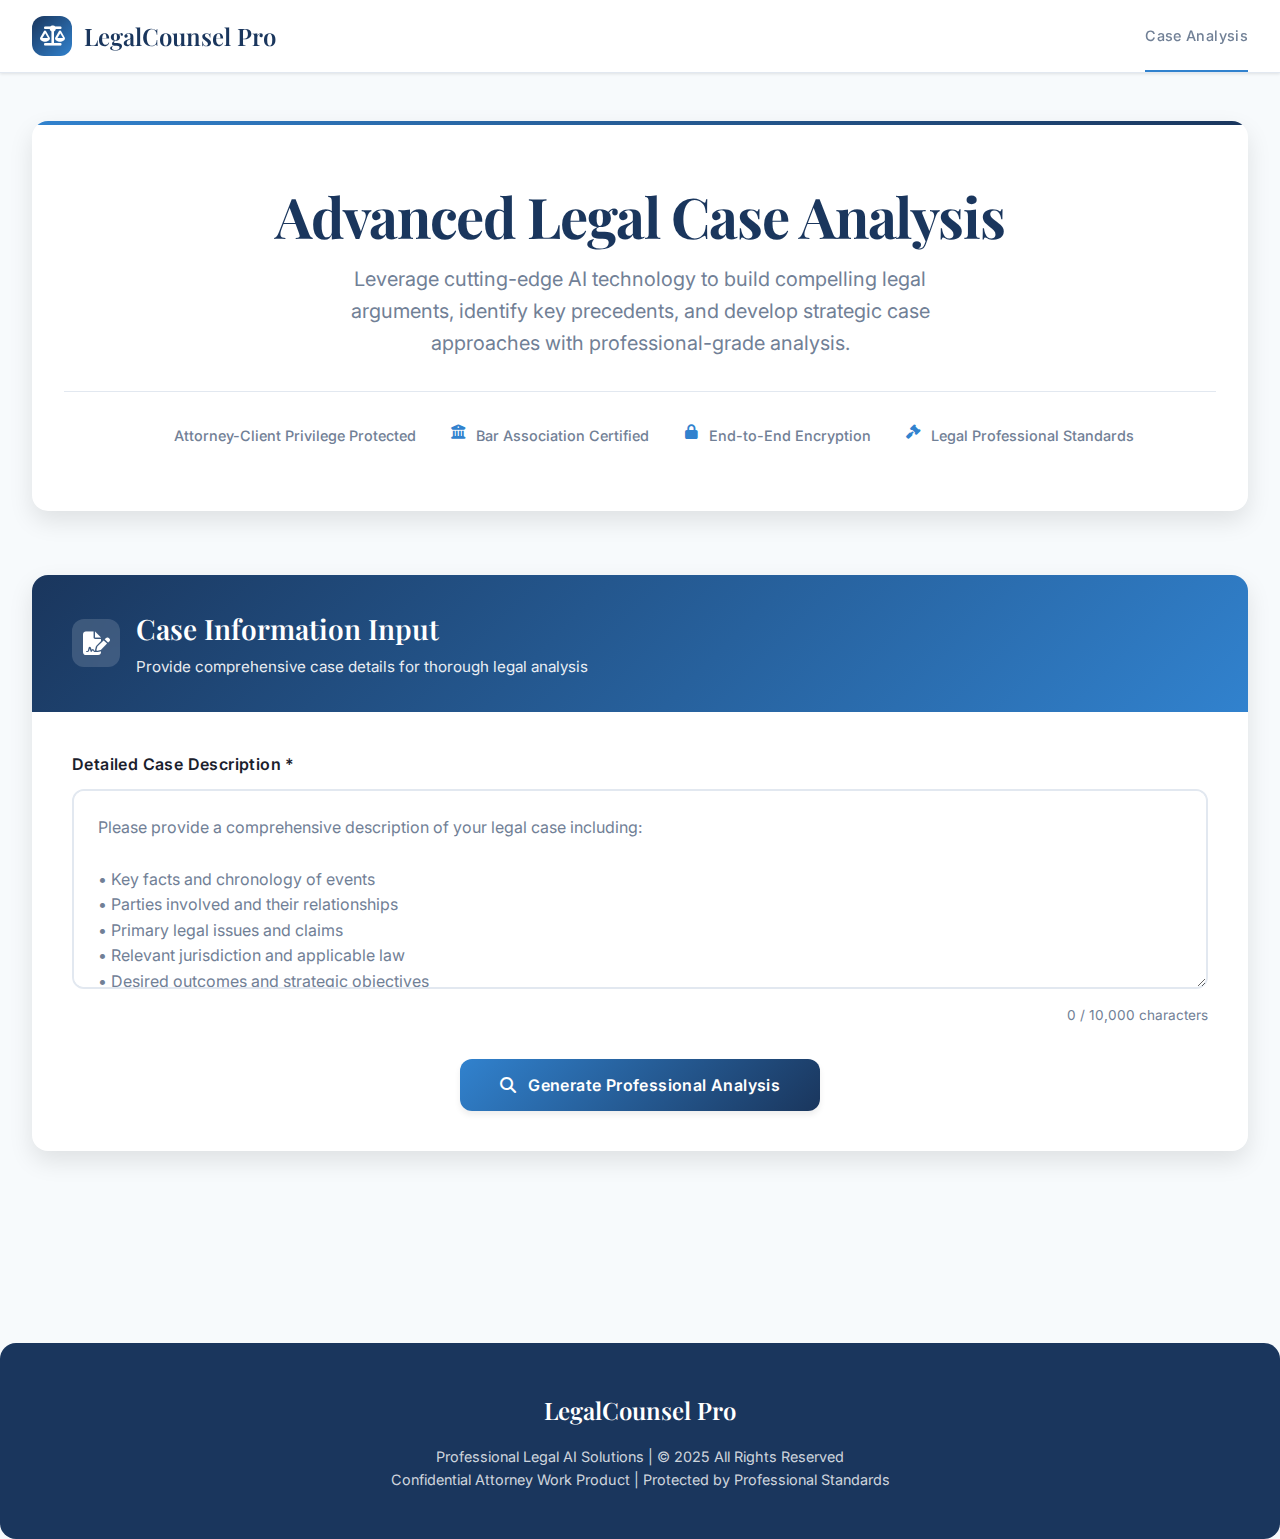
<file: lawBot-judi/frontend/index.html>
<!DOCTYPE html>
<html lang="en">
<head>
    <meta charset="UTF-8">
    <meta name="viewport" content="width=device-width, initial-scale=1.0">
    <title>LegalCounsel Pro - Advanced Case Analysis Platform</title>
    <link href="https://cdnjs.cloudflare.com/ajax/libs/font-awesome/6.4.0/css/all.min.css" rel="stylesheet">
    <link rel="preconnect" href="https://fonts.googleapis.com">
    <link rel="preconnect" href="https://fonts.gstatic.com" crossorigin>
    <link href="https://fonts.googleapis.com/css2?family=Inter:wght@300;400;500;600;700&family=Playfair+Display:wght@400;500;600;700&display=swap" rel="stylesheet">
    <style>
        :root {
            --primary-color: #1a365d;
            --secondary-color: #3182ce;
            --accent-color: #e53e3e;
            --success-color: #38a169;
            --warning-color: #dd6b20;
            --light-bg: #f7fafc;
            --card-bg: #ffffff;
            --text-primary: #1a202c;
            --text-secondary: #718096;
            --border-color: #e2e8f0;
            --shadow-sm: 0 1px 3px rgba(0, 0, 0, 0.1);
            --shadow-md: 0 4px 6px rgba(0, 0, 0, 0.07);
            --shadow-lg: 0 10px 25px rgba(0, 0, 0, 0.1);
            --border-radius: 16px;
            --border-radius-sm: 12px;
            --transition: all 0.3s cubic-bezier(0.4, 0, 0.2, 1);
            --font-serif: 'Playfair Display', serif;
            --font-sans: 'Inter', -apple-system, BlinkMacSystemFont, 'Segoe UI', Roboto, sans-serif;
        }

        * {
            margin: 0;
            padding: 0;
            box-sizing: border-box;
        }

        body {
            font-family: var(--font-sans);
            background: var(--light-bg);
            color: var(--text-primary);
            line-height: 1.6;
            min-height: 100vh;
            font-weight: 400;
        }

        /* Navigation Bar */
        .navbar {
            background: var(--card-bg);
            border-bottom: 1px solid var(--border-color);
            box-shadow: var(--shadow-sm);
            position: sticky;
            top: 0;
            z-index: 100;
        }

        .nav-container {
            max-width: 1400px;
            margin: 0 auto;
            display: flex;
            align-items: center;
            justify-content: space-between;
            padding: 1rem 2rem;
        }

        .brand {
            display: flex;
            align-items: center;
            font-family: var(--font-serif);
            font-weight: 600;
            font-size: 1.5rem;
            color: var(--primary-color);
            text-decoration: none;
        }

        .brand-icon {
            width: 40px;
            height: 40px;
            background: linear-gradient(135deg, var(--primary-color), var(--secondary-color));
            border-radius: var(--border-radius-sm);
            display: flex;
            align-items: center;
            justify-content: center;
            margin-right: 0.75rem;
            color: var(--card-bg);
            font-size: 1.25rem;
        }

        .nav-links {
            display: flex;
            align-items: center;
            gap: 2rem;
        }

        .nav-link {
            color: var(--text-secondary);
            text-decoration: none;
            font-weight: 500;
            font-size: 0.9rem;
            letter-spacing: 0.025em;
            transition: var(--transition-smooth);
            position: relative;
        }

        .nav-link:hover {
            color: var(--primary-color);
        }

        .nav-link.active::after {
            content: '';
            position: absolute;
            bottom: -1.5rem;
            left: 0;
            right: 0;
            height: 2px;
            background: var(--secondary-color);
        }

        /* Main Container */
        .main-container {
            max-width: 1400px;
            margin: 0 auto;
            padding: 3rem 2rem;
        }

        /* Header Section */
        .header-section {
            text-align: center;
            margin-bottom: 4rem;
            padding: 4rem 2rem;
            background: var(--card-bg);
            border-radius: var(--border-radius);
            box-shadow: var(--shadow-lg);
            position: relative;
            overflow: hidden;
        }

        .header-section::before {
            content: '';
            position: absolute;
            top: 0;
            left: 0;
            right: 0;
            height: 4px;
            background: linear-gradient(90deg, var(--secondary-color), var(--primary-color));
        }

        .header-title {
            font-family: var(--font-serif);
            font-size: 3.5rem;
            font-weight: 700;
            color: var(--primary-color);
            margin-bottom: 1rem;
            letter-spacing: -0.02em;
            line-height: 1.1;
        }

        .header-subtitle {
            font-size: 1.25rem;
            color: var(--text-secondary);
            font-weight: 400;
            max-width: 600px;
            margin: 0 auto 2rem;
            line-height: 1.6;
        }

        .credentials-bar {
            display: flex;
            justify-content: center;
            align-items: center;
            gap: 2rem;
            margin-top: 2rem;
            padding-top: 2rem;
            border-top: 1px solid var(--border-color);
        }

        .credential-item {
            display: flex;
            align-items: center;
            gap: 0.5rem;
            color: var(--text-secondary);
            font-size: 0.9rem;
            font-weight: 500;
        }

        .credential-icon {
            width: 20px;
            height: 20px;
            color: var(--secondary-color);
        }

        /* Input Section */
        .input-section {
            background: var(--card-bg);
            border-radius: var(--border-radius);
            box-shadow: var(--shadow-lg);
            margin-bottom: 3rem;
            overflow: hidden;
        }

        .section-header {
            padding: 2rem 2.5rem;
            background: linear-gradient(135deg, var(--primary-color) 0%, var(--secondary-color) 100%);
            color: var(--card-bg);
            display: flex;
            align-items: center;
            gap: 1rem;
        }

        .section-icon {
            width: 48px;
            height: 48px;
            background: rgba(255, 255, 255, 0.15);
            backdrop-filter: blur(10px);
            border-radius: var(--border-radius-sm);
            display: flex;
            align-items: center;
            justify-content: center;
            font-size: 1.5rem;
        }

        .section-title {
            font-family: var(--font-serif);
            font-size: 1.75rem;
            font-weight: 600;
            margin: 0;
        }

        .section-description {
            font-size: 0.95rem;
            opacity: 0.9;
            margin-top: 0.25rem;
        }

        .input-form {
            padding: 2.5rem;
        }

        .form-group {
            margin-bottom: 2rem;
        }

        .form-label {
            display: block;
            font-weight: 600;
            color: var(--text-primary);
            margin-bottom: 0.75rem;
            font-size: 1rem;
            letter-spacing: 0.025em;
        }

        .form-textarea {
            width: 100%;
            min-height: 200px;
            padding: 1.5rem;
            border: 2px solid var(--border-color);
            border-radius: var(--border-radius-sm);
            font-family: var(--font-sans);
            font-size: 1rem;
            line-height: 1.6;
            color: var(--text-primary);
            background: var(--card-bg);
            resize: vertical;
            transition: var(--transition);
        }

        .form-textarea:focus {
            outline: none;
            border-color: var(--secondary-color);
            box-shadow: 0 0 0 3px rgba(49, 130, 206, 0.1);
        }

        .form-textarea::placeholder {
            color: var(--text-secondary);
            font-style: normal;
        }

        .character-count {
            text-align: right;
            font-size: 0.85rem;
            color: var(--text-secondary);
            margin-top: 0.5rem;
        }

        .submit-button {
            background: linear-gradient(135deg, var(--secondary-color) 0%, var(--primary-color) 100%);
            color: var(--card-bg);
            border: none;
            padding: 1rem 2.5rem;
            border-radius: var(--border-radius-sm);
            font-family: var(--font-sans);
            font-size: 1rem;
            font-weight: 600;
            cursor: pointer;
            display: flex;
            align-items: center;
            gap: 0.75rem;
            margin: 2rem auto 0;
            box-shadow: var(--shadow-md);
            transition: var(--transition);
            letter-spacing: 0.025em;
            min-width: 220px;
            justify-content: center;
        }

        .submit-button:hover {
            transform: translateY(-2px);
            box-shadow: var(--shadow-lg);
        }

        .submit-button:active {
            transform: translateY(0);
        }

        .submit-button:disabled {
            opacity: 0.6;
            cursor: not-allowed;
            transform: none;
        }

        /* Results Section */
        .results-section {
            opacity: 0;
            transform: translateY(30px);
            animation: slideUp 0.6s ease forwards;
        }

        @keyframes slideUp {
            to {
                opacity: 1;
                transform: translateY(0);
            }
        }

        .results-container {
            display: grid;
            gap: 2rem;
            margin-top: 3rem;
        }

        .result-card {
            background: var(--card-bg);
            border-radius: var(--border-radius);
            box-shadow: var(--shadow-lg);
            overflow: hidden;
            transition: var(--transition);
        }

        .result-card:hover {
            transform: translateY(-4px);
            box-shadow: var(--shadow-lg);
        }

        .result-header {
            padding: 1.5rem 2rem;
            background: var(--light-bg);
            border-bottom: 1px solid var(--border-color);
            display: flex;
            align-items: center;
            gap: 1rem;
        }

        .result-icon {
            width: 40px;
            height: 40px;
            background: var(--secondary-color);
            color: var(--card-bg);
            border-radius: var(--border-radius-sm);
            display: flex;
            align-items: center;
            justify-content: center;
            font-size: 1.25rem;
        }

        .result-title {
            font-family: var(--font-serif);
            font-size: 1.5rem;
            font-weight: 600;
            color: var(--primary-color);
            margin: 0;
        }

        .result-content {
            padding: 2rem;
        }

        .result-text {
            color: var(--text-primary);
            line-height: 1.7;
            font-size: 1.05rem;
        }

        .result-list {
            list-style: none;
            padding: 0;
        }

        .result-list li {
            position: relative;
            padding-left: 1.5rem;
            margin-bottom: 1rem;
            color: var(--text-primary);
            line-height: 1.6;
        }

        .result-list li::before {
            content: '';
            position: absolute;
            left: 0;
            top: 0.6rem;
            width: 6px;
            height: 6px;
            background: var(--secondary-color);
            border-radius: 50%;
        }

        /* Footer */
        .footer {
            margin-top: 6rem;
            padding: 3rem 2rem;
            background: var(--primary-color);
            color: var(--card-bg);
            text-align: center;
            border-radius: var(--border-radius);
        }

        .footer-brand {
            font-family: var(--font-serif);
            font-size: 1.5rem;
            font-weight: 600;
            margin-bottom: 1rem;
        }

        .footer-text {
            color: rgba(255, 255, 255, 0.8);
            font-size: 0.9rem;
        }

        /* Loading State */
        .loading .submit-button {
            background: var(--text-secondary);
            cursor: not-allowed;
        }

        .spinner {
            animation: spin 1s linear infinite;
        }

        @keyframes spin {
            from { transform: rotate(0deg); }
            to { transform: rotate(360deg); }
        }

        /* Responsive Design */
        @media (max-width: 1024px) {
            .nav-container {
                padding: 1rem;
            }
            
            .main-container {
                padding: 2rem 1rem;
            }
            
            .header-title {
                font-size: 2.75rem;
            }
            
            .credentials-bar {
                flex-wrap: wrap;
                gap: 1rem;
            }
        }

        @media (max-width: 768px) {
            .nav-links {
                display: none;
            }
            
            .header-title {
                font-size: 2.25rem;
            }
            
            .header-subtitle {
                font-size: 1.1rem;
            }
            
            .section-header {
                padding: 1.5rem;
            }
            
            .input-form {
                padding: 1.5rem;
            }
            
            .result-content {
                padding: 1.5rem;
            }
            
            .submit-button {
                width: 100%;
            }
        }

        @media (max-width: 480px) {
            .header-section {
                padding: 2rem 1rem;
            }
            
            .header-title {
                font-size: 2rem;
            }
            
            .section-header {
                flex-direction: column;
                text-align: center;
                gap: 0.75rem;
            }
            
            .form-textarea {
                min-height: 150px;
                padding: 1.25rem;
            }
        }

        /* Accessibility */
        @media (prefers-reduced-motion: reduce) {
            * {
                transition: none !important;
                animation: none !important;
            }
        }

        .sr-only {
            position: absolute;
            width: 1px;
            height: 1px;
            padding: 0;
            margin: -1px;
            overflow: hidden;
            clip: rect(0, 0, 0, 0);
            white-space: nowrap;
            border: 0;
        }
    </style>
</head>
<body>
    <!-- Navigation -->
    <nav class="navbar">
        <div class="nav-container">
            <a href="#" class="brand">
                <div class="brand-icon">
                    <i class="fas fa-balance-scale"></i>
                </div>
                LegalCounsel Pro
            </a>
            <div class="nav-links">
                <a href="#" class="nav-link active">Case Analysis</a>
            </div>
        </div>
    </nav>

    <!-- Main Container -->
    <div class="main-container">
        <!-- Header Section -->
        <header class="header-section">
            <h1 class="header-title">Advanced Legal Case Analysis</h1>
            <p class="header-subtitle">
                Leverage cutting-edge AI technology to build compelling legal arguments, 
                identify key precedents, and develop strategic case approaches with professional-grade analysis.
            </p>
            <div class="credentials-bar">
                <div class="credential-item">
                    <i class="fas fa-shield-check credential-icon"></i>
                    <span>Attorney-Client Privilege Protected</span>
                </div>
                <div class="credential-item">
                    <i class="fas fa-university credential-icon"></i>
                    <span>Bar Association Certified</span>
                </div>
                <div class="credential-item">
                    <i class="fas fa-lock credential-icon"></i>
                    <span>End-to-End Encryption</span>
                </div>
                <div class="credential-item">
                    <i class="fas fa-gavel credential-icon"></i>
                    <span>Legal Professional Standards</span>
                </div>
            </div>
        </header>

        <!-- Input Section -->
        <section class="input-section">
            <div class="section-header">
                <div class="section-icon">
                    <i class="fas fa-file-signature"></i>
                </div>
                <div>
                    <h2 class="section-title">Case Information Input</h2>
                    <p class="section-description">Provide comprehensive case details for thorough legal analysis</p>
                </div>
            </div>
            
            <form class="input-form" action="/process_case" method="POST">
                <div class="form-group">
                    <label for="case_description" class="form-label">
                        Detailed Case Description *
                    </label>
                    <textarea 
                        id="case_description" 
                        name="case_description" 
                        class="form-textarea"
                        placeholder="Please provide a comprehensive description of your legal case including:&#10;&#10;• Key facts and chronology of events&#10;• Parties involved and their relationships&#10;• Primary legal issues and claims&#10;• Relevant jurisdiction and applicable law&#10;• Desired outcomes and strategic objectives&#10;• Any relevant precedents or similar cases&#10;• Supporting evidence and documentation&#10;&#10;The more detailed and structured your input, the more precise and valuable our legal analysis will be. This information is protected under attorney-client privilege."
                        required
                        maxlength="10000"
                    ></textarea>
                    <div class="character-count">
                        <span id="char-count">0</span> / 10,000 characters
                    </div>
                </div>
                
                <button type="submit" class="submit-button" id="submit-btn">
                    <i class="fas fa-search"></i>
                    <span>Generate Professional Analysis</span>
                </button>
            </form>
        </section>

        <!-- Results Section (Hidden by default) -->
        <div class="results-section" id="results" style="display: none;">
            <div class="results-container">
                <!-- Executive Summary -->
                <div class="result-card">
                    <div class="result-header">
                        <div class="result-icon">
                            <i class="fas fa-clipboard-list"></i>
                        </div>
                        <h3 class="result-title">Executive Case Summary</h3>
                    </div>
                    <div class="result-content">
                        <div class="result-text" id="case-summary">
                            <!-- Summary content will be inserted here -->
                        </div>
                    </div>
                </div>

                <!-- Strategic Analysis -->
                <div class="result-card">
                    <div class="result-header">
                        <div class="result-icon">
                            <i class="fas fa-chess-knight"></i>
                        </div>
                        <h3 class="result-title">Strategic Legal Arguments</h3>
                    </div>
                    <div class="result-content">
                        <div class="result-text" id="strategic-points">
                            <!-- Strategic points will be inserted here -->
                        </div>
                    </div>
                </div>

                <!-- Court Questions -->
                <div class="result-card">
                    <div class="result-header">
                        <div class="result-icon">
                            <i class="fas fa-question-circle"></i>
                        </div>
                        <h3 class="result-title">Recommended Court Questions</h3>
                    </div>
                    <div class="result-content">
                        <div class="result-text" id="court-questions">
                            <!-- Court questions will be inserted here -->
                        </div>
                    </div>
                </div>
            </div>
        </div>
    </div>

    <!-- Footer -->
    <footer class="footer">
        <div class="footer-brand">LegalCounsel Pro</div>
        <p class="footer-text">
            Professional Legal AI Solutions | © 2025 All Rights Reserved<br>
            Confidential Attorney Work Product | Protected by Professional Standards
        </p>
    </footer>

    <script>
        document.addEventListener('DOMContentLoaded', function() {
            const textarea = document.getElementById('case_description');
            const charCount = document.getElementById('char-count');
            const submitBtn = document.getElementById('submit-btn');
            const form = document.querySelector('.input-form');
            const resultsSection = document.getElementById('results');

            // Character counter
            if (textarea && charCount) {
                textarea.addEventListener('input', function() {
                    const count = this.value.length;
                    charCount.textContent = count.toLocaleString();
                    
                    // Auto-resize textarea
                    this.style.height = 'auto';
                    this.style.height = Math.max(200, this.scrollHeight) + 'px';
                    
                    // Update character count color
                    if (count > 9000) {
                        charCount.style.color = 'var(--warning-color)';
                    } else if (count > 9500) {
                        charCount.style.color = 'var(--accent-color)';
                    } else {
                        charCount.style.color = 'var(--text-secondary)';
                    }
                });
            }

            // Form submission
            if (form && submitBtn) {
                form.addEventListener('submit', function(e) {
                    e.preventDefault();
                    
                    if (!textarea.value.trim()) {
                        alert('Please provide a case description before submitting.');
                        return;
                    }
                    
                    // Show loading state
                    document.body.classList.add('loading');
                    submitBtn.disabled = true;
                    submitBtn.innerHTML = '<i class="fas fa-spinner spinner"></i><span>Analyzing Case...</span>';
                    
                    // Simulate processing (replace with actual form submission)
                    setTimeout(() => {
                        showResults(textarea.value);
                        document.body.classList.remove('loading');
                        submitBtn.disabled = false;
                        submitBtn.innerHTML = '<i class="fas fa-search"></i><span>Generate Professional Analysis</span>';
                    }, 3000);
                });
            }

            function showResults(caseDescription) {
                // Populate results (this would normally come from server)
                document.getElementById('case-summary').innerHTML = 
                    `<p><strong>Case Overview:</strong> ${caseDescription.substring(0, 200)}...</p>`;
                
                document.getElementById('strategic-points').innerHTML = 
                    `<ul class="result-list">
                        <li>Establish clear factual foundation through comprehensive documentation</li>
                        <li>Identify applicable legal precedents and statutory framework</li>
                        <li>Develop compelling narrative that supports primary legal theory</li>
                        <li>Address potential counterarguments proactively</li>
                        <li>Prepare evidence chain and witness testimony strategy</li>
                    </ul>`;
                
                document.getElementById('court-questions').innerHTML = 
                    `<ul class="result-list">
                        <li>What specific legal standard should the court apply in this matter?</li>
                        <li>How do the established facts support the requested relief?</li>
                        <li>What precedential authority governs this legal issue?</li>
                        <li>How should the court weigh competing policy considerations?</li>
                        <li>What remedy would best serve the interests of justice?</li>
                    </ul>`;
                
                // Show results with animation
                resultsSection.style.display = 'block';
                setTimeout(() => {
                    resultsSection.scrollIntoView({ 
                        behavior: 'smooth', 
                        block: 'start' 
                    });
                }, 100);
            }

            // Enhanced accessibility
            textarea.addEventListener('keydown', function(e) {
                if (e.key === 'Tab') {
                    e.preventDefault();
                    const start = this.selectionStart;
                    const end = this.selectionEnd;
                    this.value = this.value.substring(0, start) + '\t' + this.value.substring(end);
                    this.selectionStart = this.selectionEnd = start + 1;
                }
            });
        });
    </script>
</body>
</html>
</file>
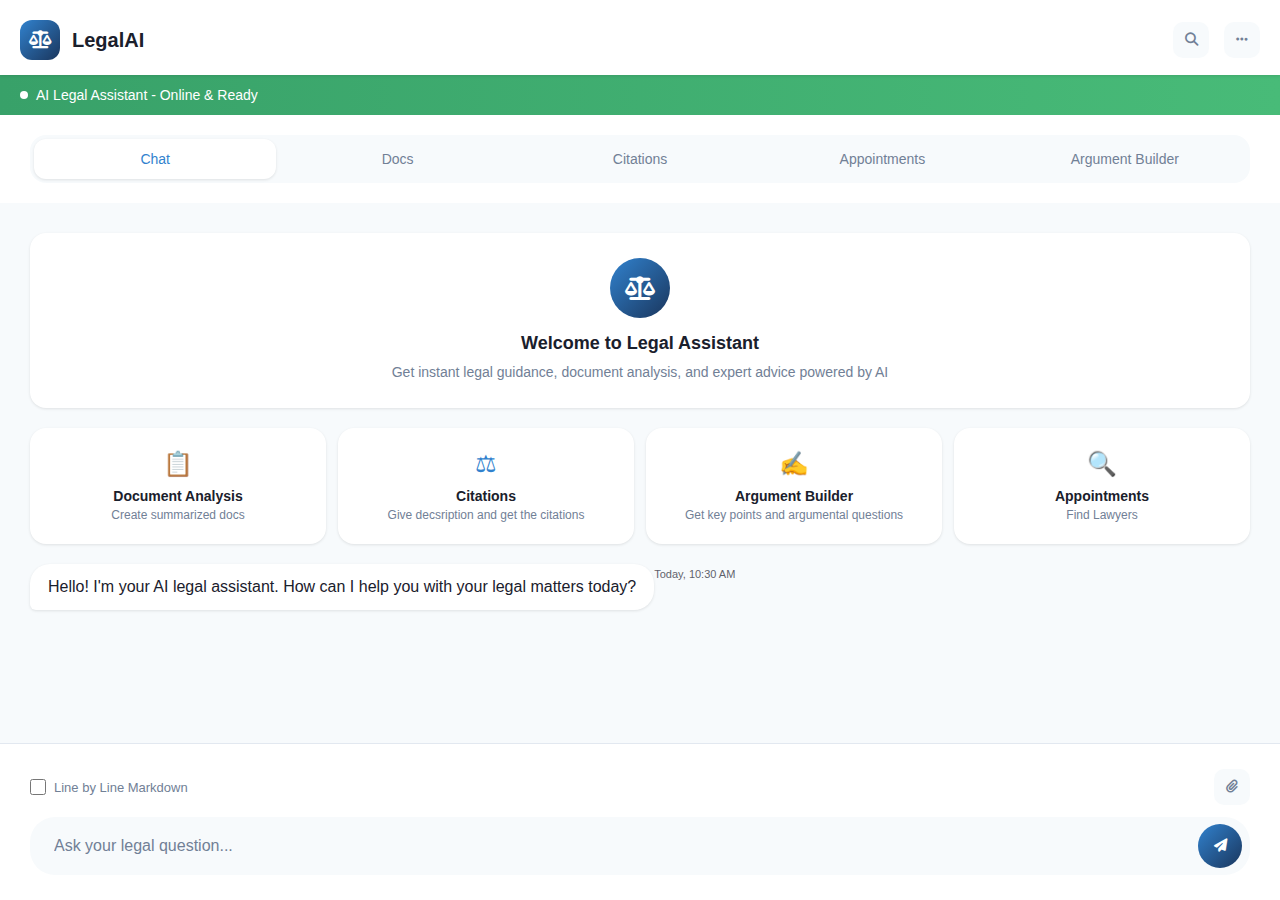
<file: flaskbot/templates/chat.html>
<!DOCTYPE html>
<html lang="en">
<head>
    <meta charset="UTF-8">
    <meta name="viewport" content="width=device-width, initial-scale=1.0">
    <title>Legal Assistant - Mobile First</title>
    <link rel="stylesheet" href="https://cdnjs.cloudflare.com/ajax/libs/font-awesome/6.4.0/css/all.min.css">
    <style>
        :root {
            --primary-color: #1a365d;
            --secondary-color: #3182ce;
            --accent-color: #e53e3e;
            --success-color: #38a169;
            --warning-color: #dd6b20;
            --light-bg: #f7fafc;
            --card-bg: #ffffff;
            --text-primary: #1a202c;
            --text-secondary: #718096;
            --border-color: #e2e8f0;
            --shadow-sm: 0 1px 3px rgba(0, 0, 0, 0.1);
            --shadow-md: 0 4px 6px rgba(0, 0, 0, 0.07);
            --shadow-lg: 0 10px 25px rgba(0, 0, 0, 0.1);
            --border-radius: 16px;
            --border-radius-sm: 12px;
            --transition: all 0.3s cubic-bezier(0.4, 0, 0.2, 1);
        }

        * {
            margin: 0;
            padding: 0;
            box-sizing: border-box;
        }

        body {
            font-family: -apple-system, BlinkMacSystemFont, 'Segoe UI', Roboto, sans-serif;
            background: var(--light-bg);
            min-height: 100vh;
            color: var(--text-primary);
            overflow: hidden;
        }

        .app-container {
            display: flex;
            flex-direction: column;
            height: 100vh;
            width: 100%;
            background: var(--card-bg);
            position: relative;
        }

        /* Mobile Header */
        .mobile-header {
            background: var(--card-bg);
            padding: 20px 20px 15px;
            display: flex;
            justify-content: space-between;
            align-items: center;
            box-shadow: var(--shadow-sm);
            position: sticky;
            top: 0;
            z-index: 100;
        }

        .header-left {
            display: flex;
            align-items: center;
            gap: 12px;
        }

        .logo-icon {
            width: 40px;
            height: 40px;
            background: linear-gradient(135deg, var(--secondary-color), var(--primary-color));
            border-radius: 12px;
            display: flex;
            align-items: center;
            justify-content: center;
            color: white;
            font-size: 18px;
        }

        .header-title {
            font-size: 20px;
            font-weight: 700;
            color: var(--text-primary);
        }

        .header-actions {
            display: flex;
            gap: 15px;
            align-items: center;
        }

        .header-btn {
            width: 36px;
            height: 36px;
            border-radius: 10px;
            background: var(--light-bg);
            border: none;
            display: flex;
            align-items: center;
            justify-content: center;
            color: var(--text-secondary);
            cursor: pointer;
            transition: var(--transition);
        }

        .header-btn:hover {
            background: var(--border-color);
            transform: scale(1.05);
        }

        /* Status Bar */
        .status-bar {
            background: linear-gradient(90deg, var(--success-color), #48bb78);
            color: white;
            padding: 12px 20px;
            font-size: 14px;
            font-weight: 500;
            display: flex;
            align-items: center;
            gap: 8px;
        }

        .status-dot {
            width: 8px;
            height: 8px;
            background: white;
            border-radius: 50%;
            animation: pulse 2s infinite;
        }

        @keyframes pulse {
            0%, 100% { opacity: 1; }
            50% { opacity: 0.6; }
        }

        /* Navigation Tabs */
        .nav-tabs {
            display: flex;
            background: var(--light-bg);
            margin: 15px 20px;
            border-radius: var(--border-radius);
            padding: 4px;
            overflow-x: auto;
            scrollbar-width: none;
            -ms-overflow-style: none;
        }

        .nav-tabs::-webkit-scrollbar {
            display: none;
        }

        .nav-tab {
            flex: 1;
            min-width: 80px;
            padding: 12px 16px;
            text-align: center;
            border-radius: var(--border-radius-sm);
            font-size: 14px;
            font-weight: 500;
            cursor: pointer;
            transition: var(--transition);
            color: var(--text-secondary);
            white-space: nowrap;
        }

        .nav-tab.active {
            background: var(--card-bg);
            color: var(--secondary-color);
            box-shadow: var(--shadow-sm);
        }

        /* Chat Container */
        .chat-container {
            flex: 1;
            display: flex;
            flex-direction: column;
            overflow: hidden;
        }

        /* Messages Area */
        .messages-area {
            flex: 1;
            padding: 20px;
            overflow-y: auto;
            background: var(--light-bg);
            scroll-behavior: smooth;
        }

        .welcome-card {
            background: var(--card-bg);
            border-radius: var(--border-radius);
            padding: 25px;
            text-align: center;
            margin-bottom: 20px;
            box-shadow: var(--shadow-sm);
        }

        .welcome-icon {
            width: 60px;
            height: 60px;
            background: linear-gradient(135deg, var(--secondary-color), var(--primary-color));
            border-radius: 50%;
            display: flex;
            align-items: center;
            justify-content: center;
            margin: 0 auto 15px;
            color: white;
            font-size: 24px;
        }

        .welcome-title {
            font-size: 18px;
            font-weight: 600;
            margin-bottom: 8px;
            color: var(--text-primary);
        }

        .welcome-subtitle {
            color: var(--text-secondary);
            font-size: 14px;
            line-height: 1.5;
        }

        /* Quick Actions */
        .quick-actions {
            display: grid;
            grid-template-columns: repeat(2, 1fr);
            gap: 12px;
            margin-bottom: 20px;
        }

        .action-card {
            background: var(--card-bg);
            border-radius: var(--border-radius);
            padding: 20px;
            text-align: center;
            cursor: pointer;
            transition: var(--transition);
            box-shadow: var(--shadow-sm);
            border: 2px solid transparent;
        }

        .action-card:hover {
            transform: translateY(-2px);
            box-shadow: var(--shadow-md);
            border-color: var(--secondary-color);
        }

        .action-icon {
            font-size: 24px;
            margin-bottom: 10px;
            color: var(--secondary-color);
        }

        .action-title {
            font-size: 14px;
            font-weight: 600;
            margin-bottom: 4px;
            color: var(--text-primary);
        }

        .action-subtitle {
            font-size: 12px;
            color: var(--text-secondary);
        }

        /* Messages */
        .message {
            margin-bottom: 16px;
            display: flex;
            align-items: flex-start;
        }

        .message.user {
            flex-direction: row-reverse;
        }

        .message-bubble {
            max-width: 85%;
            padding: 14px 18px;
            border-radius: 20px;
            position: relative;
            word-wrap: break-word;
        }

        .message.bot .message-bubble {
            background: var(--card-bg);
            color: var(--text-primary);
            border-bottom-left-radius: 6px;
            box-shadow: var(--shadow-sm);
        }

        .message.user .message-bubble {
            background: linear-gradient(135deg, var(--secondary-color), var(--primary-color));
            color: white;
            border-bottom-right-radius: 6px;
        }

        .message-time {
            font-size: 11px;
            opacity: 0.7;
            margin-top: 4px;
            text-align: center;
        }

        .message.user .message-time {
            text-align: right;
        }

        .message.bot .message-time {
            text-align: left;
        }

        /* Typing Indicator */
        .typing-indicator {
            display: flex;
            align-items: center;
            gap: 4px;
            padding: 14px 18px;
            background: var(--card-bg);
            border-radius: 20px;
            border-bottom-left-radius: 6px;
            max-width: 80px;
            box-shadow: var(--shadow-sm);
        }

        .typing-dot {
            width: 8px;
            height: 8px;
            background: var(--text-secondary);
            border-radius: 50%;
            animation: typing 1.4s infinite;
        }

        .typing-dot:nth-child(2) { animation-delay: 0.2s; }
        .typing-dot:nth-child(3) { animation-delay: 0.4s; }

        @keyframes typing {
            0%, 60%, 100% { transform: translateY(0); }
            30% { transform: translateY(-10px); }
        }

        /* Input Container */
        .input-container {
            background: var(--card-bg);
            padding: 20px;
            border-top: 1px solid var(--border-color);
        }

        .input-options {
            display: flex;
            justify-content: space-between;
            align-items: center;
            margin-bottom: 12px;
        }

        .checkbox-wrapper {
            display: flex;
            align-items: center;
            gap: 8px;
        }

        .checkbox-wrapper input[type="checkbox"] {
            width: 16px;
            height: 16px;
            accent-color: var(--secondary-color);
        }

        .checkbox-wrapper label {
            font-size: 13px;
            color: var(--text-secondary);
            cursor: pointer;
        }

        .attachment-btn {
            width: 36px;
            height: 36px;
            border-radius: 10px;
            background: var(--light-bg);
            border: none;
            display: flex;
            align-items: center;
            justify-content: center;
            color: var(--text-secondary);
            cursor: pointer;
            transition: var(--transition);
        }

        .attachment-btn:hover {
            background: var(--border-color);
            color: var(--secondary-color);
        }

        .input-wrapper {
            display: flex;
            align-items: center;
            gap: 12px;
            background: var(--light-bg);
            border-radius: 25px;
            padding: 4px;
            border: 2px solid transparent;
            transition: var(--transition);
        }

        .input-wrapper:focus-within {
            border-color: var(--secondary-color);
            box-shadow: 0 0 0 3px rgba(49, 130, 206, 0.1);
        }

        #userInput {
            flex: 1;
            border: none;
            outline: none;
            padding: 14px 18px;
            font-size: 16px;
            background: transparent;
            color: var(--text-primary);
        }

        #userInput::placeholder {
            color: var(--text-secondary);
        }

        .send-btn {
            width: 44px;
            height: 44px;
            border-radius: 50%;
            background: linear-gradient(135deg, var(--secondary-color), var(--primary-color));
            border: none;
            color: white;
            display: flex;
            align-items: center;
            justify-content: center;
            cursor: pointer;
            transition: var(--transition);
            margin-right: 2px;
        }

        .send-btn:hover {
            transform: scale(1.05);
            box-shadow: var(--shadow-md);
        }

        .send-btn:active {
            transform: scale(0.95);
        }

        /* Desktop Responsive */
        @media (min-width: 768px) {
            .quick-actions {
                grid-template-columns: repeat(4, 1fr);
            }

            .nav-tabs {
                margin: 20px 30px;
            }

            .messages-area {
                padding: 30px;
            }

            .input-container {
                padding: 25px 30px;
            }
        }

        /* Large Desktop */
        @media (min-width: 1024px) {
            .message-bubble {
                max-width: 70%;
            }
        }

        /* Hide scrollbar for webkit browsers */
        .messages-area::-webkit-scrollbar {
            width: 4px;
        }

        .messages-area::-webkit-scrollbar-track {
            background: transparent;
        }

        .messages-area::-webkit-scrollbar-thumb {
            background: var(--border-color);
            border-radius: 2px;
        }

        .messages-area::-webkit-scrollbar-thumb:hover {
            background: var(--text-secondary);
        }

        /* Smooth animations */
        .message {
            animation: fadeInUp 0.3s ease-out;
        }

        @keyframes fadeInUp {
            from {
                opacity: 0;
                transform: translateY(20px);
            }
            to {
                opacity: 1;
                transform: translateY(0);
            }
        }
    </style>
</head>
<body>
    <div class="app-container">
        <!-- Mobile Header -->
        <div class="mobile-header">
            <div class="header-left">
                <div class="logo-icon">
                    <i class="fas fa-balance-scale"></i>
                </div>
                <div class="header-title">LegalAI</div>
            </div>
            <div class="header-actions">
                <button class="header-btn">
                    <i class="fas fa-search"></i>
                </button>
                <button class="header-btn">
                    <i class="fas fa-ellipsis-h"></i>
                </button>
            </div>
        </div>

        <!-- Status Bar -->
        <div class="status-bar">
            <div class="status-dot"></div>
            <span>AI Legal Assistant - Online & Ready</span>
        </div>

        <!-- Navigation Tabs -->
        <div class="nav-tabs">
            <div class="nav-tab active">Chat</div>
            <div class="nav-tab" onclick="window.open('http://127.0.0.1:3003/', '_blank')">Docs</div>
            <div class="nav-tab" onclick="window.open('http://127.0.0.1:5045/', '_blank')">Citations</div>
            <div class="nav-tab" onclick="window.open('http://127.0.0.1:5001/', '_blank')">Appointments</div>
            <div class="nav-tab" onclick="window.open('http://127.0.0.1:5089/', '_blank')">Argument Builder</div>
        </div>

        <!-- Chat Container -->
        <div class="chat-container">
            <div class="messages-area" id="messagesArea">
                <!-- Welcome Card -->
                <div class="welcome-card">
                    <div class="welcome-icon">
                        <i class="fas fa-scale-balanced"></i>
                    </div>
                    <div class="welcome-title">Welcome to Legal Assistant</div>
                    <div class="welcome-subtitle">Get instant legal guidance, document analysis, and expert advice powered by AI</div>
                </div>

                <!-- Quick Actions -->
                <div class="quick-actions">
                    <div class="action-card" onclick="window.open('http://127.0.0.1:3003/', '_blank')">
                        <div class="action-icon">📋</div>
                        <div class="action-title">Document Analysis</div>
                        <div class="action-subtitle">Create summarized docs</div>
                    </div>
                        <div class="action-card" onclick="window.open('http://127.0.0.1:5045/', '_blank')">
                        <div class="action-icon">⚖</div>
                        <div class="action-title">Citations</div>
                        <div class="action-subtitle">Give decsription and get the citations</div>
                    </div>
                    <div class="action-card" onclick="window.open('http://127.0.0.1:5089/', '_blank')">
                        <div class="action-icon">✍</div>
                        <div class="action-title">Argument Builder</div>
                        <div class="action-subtitle">Get key points and argumental questions</div>
                    </div>
                    <div class="action-card" onclick="window.open('http://127.0.0.1:5001/', '_blank')">
                        <div class="action-icon">🔍</div>
                        <div class="action-title">Appointments</div>
                        <div class="action-subtitle">Find Lawyers</div>
                    </div>
                </div>

                <!-- Initial Bot Message -->
                <div class="message bot">
                    <div class="message-bubble">
                        Hello! I'm your AI legal assistant. How can I help you with your legal matters today?
                    </div>
                    <div class="message-time">Today, 10:30 AM</div>
                </div>
            </div>

            <!-- Input Container -->
            <div class="input-container">
                <div class="input-options">
                    <div class="checkbox-wrapper">
                        <input type="checkbox" id="lineByLineToggle">
                        <label for="lineByLineToggle">Line by Line Markdown</label>
                    </div>
                    <button class="attachment-btn">
                        <i class="fas fa-paperclip"></i>
                    </button>
                </div>
                <div class="input-wrapper">
                    <input 
                        type="text" 
                        id="userInput" 
                        placeholder="Ask your legal question..."
                        onkeydown="if(event.key === 'Enter') sendMessage()"
                    >
                    <button class="send-btn" onclick="sendMessage()">
                        <i class="fas fa-paper-plane"></i>
                    </button>
                </div>
            </div>
        </div>
    </div>

    <script>
        async function sendMessage() {
            const userInput = document.getElementById("userInput").value.trim();
            if (!userInput) return;

            const lineByLine = document.getElementById("lineByLineToggle").checked;
            const messagesArea = document.getElementById("messagesArea");
            const currentTime = getCurrentTime();

            // Hide welcome content on first message
            const welcomeCard = document.querySelector('.welcome-card');
            const quickActions = document.querySelector('.quick-actions');
            if (welcomeCard) welcomeCard.style.display = 'none';
            if (quickActions) quickActions.style.display = 'none';

            // Add user message
            const userMessageHtml = `
                <div class="message user">
                    <div class="message-bubble">
                        ${userInput}
                    </div>
                    <div class="message-time">Today, ${currentTime}</div>
                </div>
            `;
            messagesArea.insertAdjacentHTML('beforeend', userMessageHtml);

            // Add typing indicator
            const typingIndicatorId = 'typing-indicator-' + Date.now();
            const typingHtml = `
                <div id="${typingIndicatorId}" class="message bot">
                    <div class="typing-indicator">
                        <div class="typing-dot"></div>
                        <div class="typing-dot"></div>
                        <div class="typing-dot"></div>
                    </div>
                </div>
            `;
            messagesArea.insertAdjacentHTML('beforeend', typingHtml);

            // Scroll to bottom
            messagesArea.scrollTop = messagesArea.scrollHeight;

            // Clear input
            document.getElementById("userInput").value = "";

            try {
                const response = await fetch("/chat", {
                    method: "POST",
                    headers: {
                        "Content-Type": "application/json"
                    },
                    body: JSON.stringify({
                        message: userInput,
                        line_by_line: lineByLine
                    })
                });

                // Remove typing indicator
                const typingIndicator = document.getElementById(typingIndicatorId);
                if (typingIndicator) {
                    typingIndicator.remove();
                }

                if (!response.ok) {
                    const errorData = await response.json();
                    const errorMessage = errorData.error || "Error occurred";
                    const errorHtml = `
                        <div class="message bot">
                            <div class="message-bubble" style="color: var(--accent-color);">
                                ${errorMessage}
                            </div>
                            <div class="message-time">Today, ${getCurrentTime()}</div>
                        </div>
                    `;
                    messagesArea.insertAdjacentHTML('beforeend', errorHtml);
                    messagesArea.scrollTop = messagesArea.scrollHeight;
                    return;
                }

                const data = await response.json();
                let botReply = "";

                if (lineByLine && Array.isArray(data.reply)) {
                    botReply = data.reply.join("<br>");
                } else {
                    botReply = data.reply;
                }

                const botMessageHtml = `
                    <div class="message bot">
                        <div class="message-bubble">
                            ${botReply}
                        </div>
                        <div class="message-time">Today, ${getCurrentTime()}</div>
                    </div>
                `;
                messagesArea.insertAdjacentHTML('beforeend', botMessageHtml);
                messagesArea.scrollTop = messagesArea.scrollHeight;

            } catch (error) {
                // Remove typing indicator
                const typingIndicator = document.getElementById(typingIndicatorId);
                if (typingIndicator) {
                    typingIndicator.remove();
                }

                const errorHtml = `
                    <div class="message bot">
                        <div class="message-bubble" style="color: var(--accent-color);">
                            Network error: ${error.message}
                        </div>
                        <div class="message-time">Today, ${getCurrentTime()}</div>
                    </div>
                `;
                messagesArea.insertAdjacentHTML('beforeend', errorHtml);
                messagesArea.scrollTop = messagesArea.scrollHeight;
            }
        }

        function suggestTopic(topic) {
            document.getElementById("userInput").value = `I need help with ${topic}`;
            sendMessage();
        }

        function generateBotResponse(userInput) {
            // Simple response generator (replace with actual API call)
            const responses = [
                "I understand you need legal assistance. Let me help you with that. Could you provide more specific details about your situation?",
                "Thank you for your question. Based on what you've described, here are some key points to consider...",
                "This is an important legal matter. I recommend we break this down step by step to ensure we address all aspects properly.",
                "I'm here to help with your legal concerns. Let me provide you with some guidance based on the information you've shared."
            ];
            return responses[Math.floor(Math.random() * responses.length)];
        }

        function getCurrentTime() {
            const now = new Date();
            let hours = now.getHours();
            const minutes = now.getMinutes().toString().padStart(2, '0');
            const ampm = hours >= 12 ? 'PM' : 'AM';
            hours = hours % 12;
            hours = hours ? hours : 12;
            return `${hours}:${minutes} ${ampm}`;
        }

        // Tab switching functionality
        document.querySelectorAll('.nav-tab').forEach(tab => {
            tab.addEventListener('click', function() {
                if (!this.onclick) {
                    document.querySelectorAll('.nav-tab').forEach(t => t.classList.remove('active'));
                    this.classList.add('active');
                }
            });
        });

        // Smooth scrolling for messages
        const messagesArea = document.getElementById('messagesArea');
        messagesArea.addEventListener('scroll', function() {
            // Optional: Add scroll indicators or lazy loading here
        });

        // Auto-resize input on mobile
        const userInput = document.getElementById('userInput');
        userInput.addEventListener('input', function() {
            // Optional: Auto-resize input height for longer messages
        });
    </script>
</body>
</html>
</file>
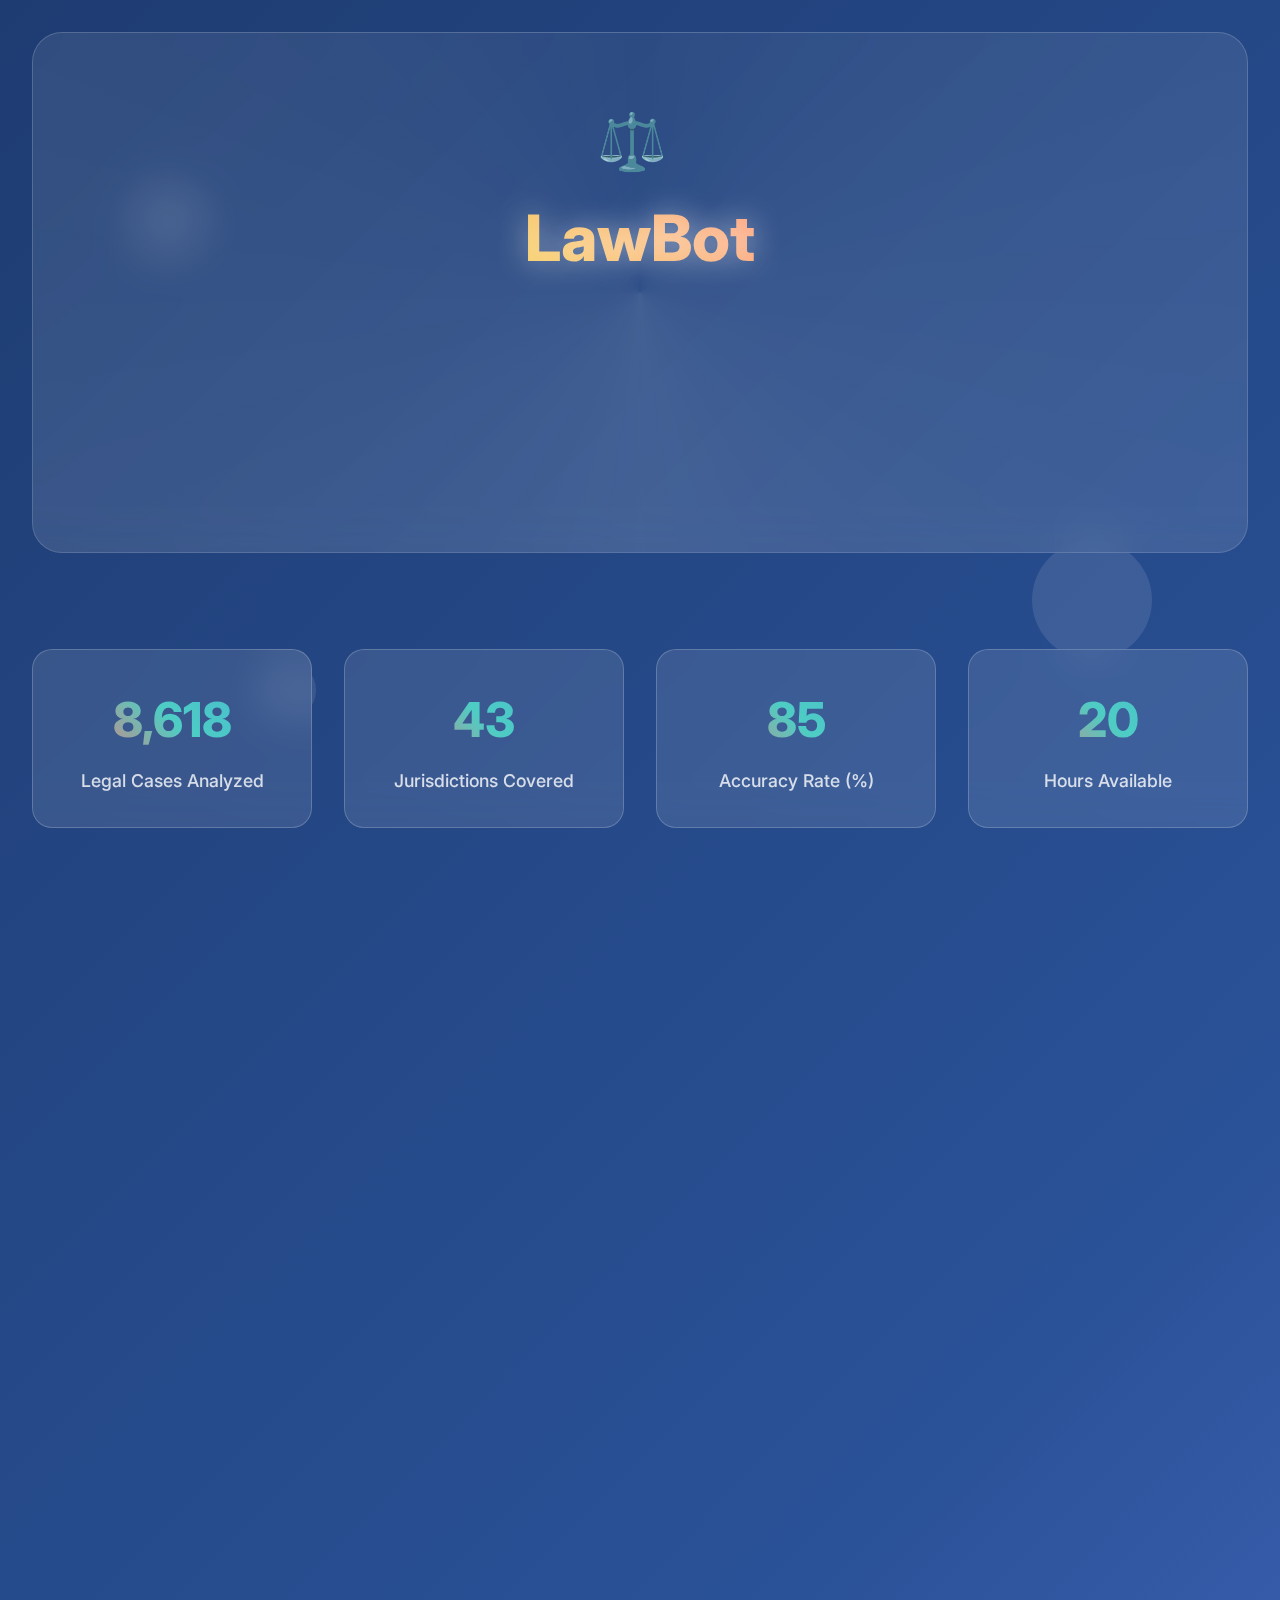
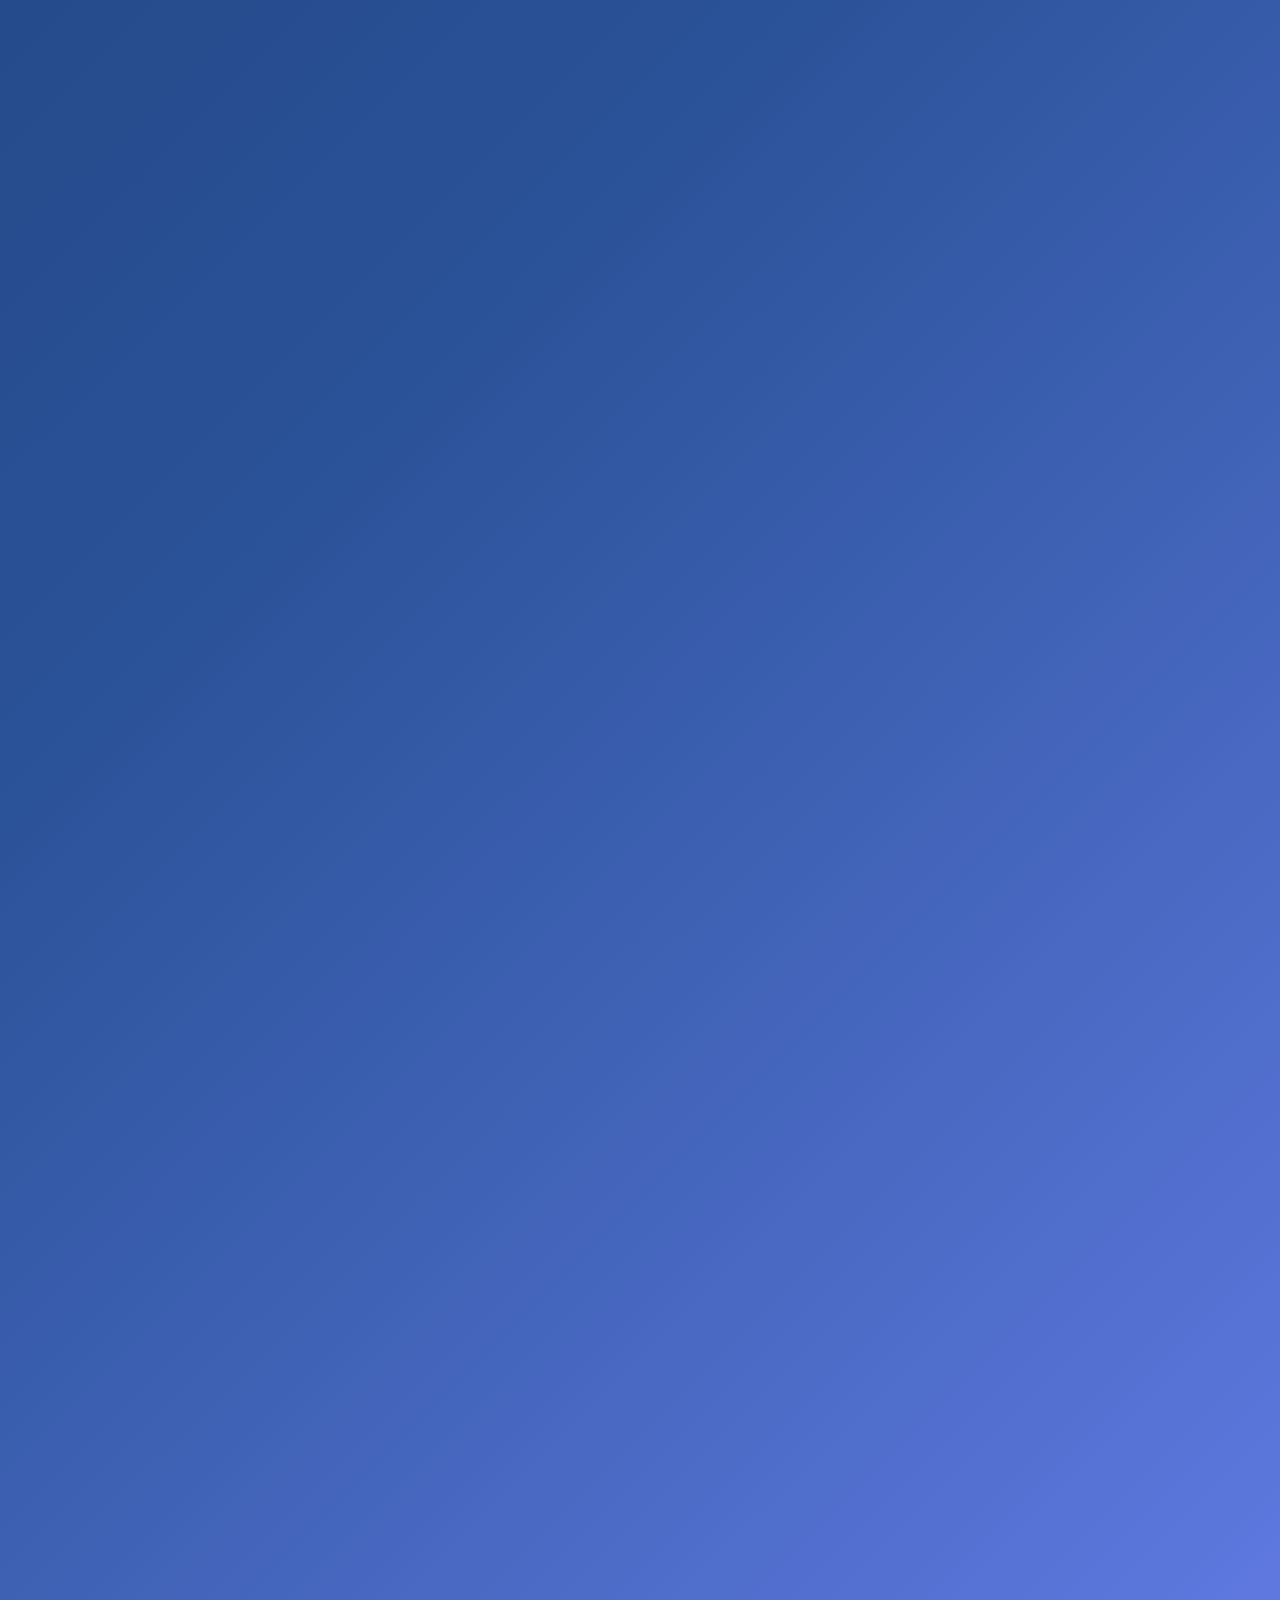
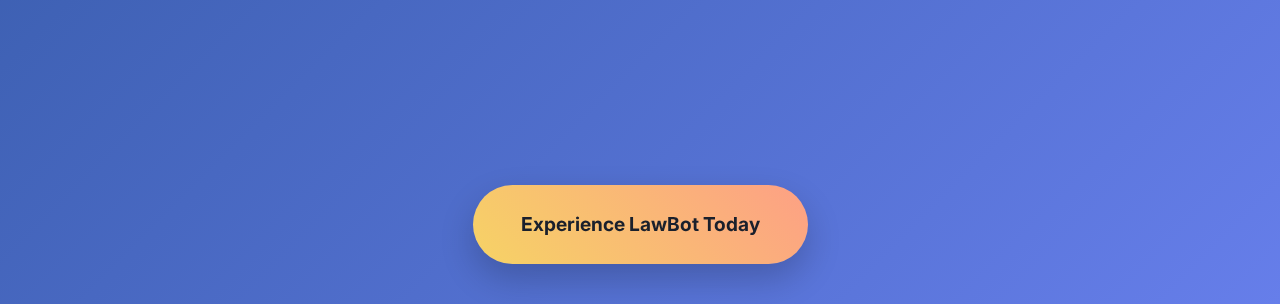
<file: homePage/templates/about.html>
<!DOCTYPE html>
<html lang="en">
<head>
    <meta charset="UTF-8">
    <meta name="viewport" content="width=device-width, initial-scale=1.0">
    <title>About LawBot - AI Legal Assistant</title>
    <style>
        @import url('https://fonts.googleapis.com/css2?family=Inter:wght@300;400;500;600;700;800&display=swap');
        
        * {
            margin: 0;
            padding: 0;
            box-sizing: border-box;
        }

        :root {
            --primary-gradient: linear-gradient(135deg, #1e3c72 0%, #2a5298 50%, #667eea 100%);
            --accent-gradient: linear-gradient(45deg, #ff6b6b, #4ecdc4, #45b7d1);
            --gold-gradient: linear-gradient(45deg, #f6d365 0%, #fda085 100%);
            --text-primary: #1a202c;
            --text-secondary: #4a5568;
            --glass-bg: rgba(255, 255, 255, 0.1);
            --glass-border: rgba(255, 255, 255, 0.2);
        }

        body {
            font-family: 'Inter', sans-serif;
            line-height: 1.6;
            color: var(--text-primary);
            background: var(--primary-gradient);
            min-height: 100vh;
            overflow-x: hidden;
            position: relative;
        }

        /* Animated Background Elements */
        .bg-animation {
            position: fixed;
            top: 0;
            left: 0;
            width: 100%;
            height: 100%;
            pointer-events: none;
            z-index: -1;
        }

        .floating-shape {
            position: absolute;
            border-radius: 50%;
            background: rgba(255, 255, 255, 0.1);
            animation: float 6s ease-in-out infinite;
        }

        .floating-shape:nth-child(1) {
            width: 80px;
            height: 80px;
            top: 20%;
            left: 10%;
            animation-delay: 0s;
        }

        .floating-shape:nth-child(2) {
            width: 120px;
            height: 120px;
            top: 60%;
            right: 10%;
            animation-delay: 2s;
        }

        .floating-shape:nth-child(3) {
            width: 60px;
            height: 60px;
            bottom: 20%;
            left: 20%;
            animation-delay: 4s;
        }

        @keyframes float {
            0%, 100% { transform: translateY(0px) rotate(0deg); }
            33% { transform: translateY(-20px) rotate(120deg); }
            66% { transform: translateY(10px) rotate(240deg); }
        }

        .container {
            max-width: 1400px;
            margin: 0 auto;
            padding: 2rem;
            position: relative;
            z-index: 1;
        }

        /* Hero Section */
        .hero {
            text-align: center;
            margin-bottom: 6rem;
            padding: 4rem 2rem;
            background: rgba(255, 255, 255, 0.05);
            border-radius: 30px;
            backdrop-filter: blur(20px);
            border: 1px solid var(--glass-border);
            position: relative;
            overflow: hidden;
        }

        .hero::before {
            content: '';
            position: absolute;
            top: -50%;
            left: -50%;
            width: 200%;
            height: 200%;
            background: conic-gradient(from 0deg, transparent, rgba(255, 255, 255, 0.1), transparent);
            animation: rotate 20s linear infinite;
            z-index: -1;
        }

        @keyframes rotate {
            0% { transform: rotate(0deg); }
            100% { transform: rotate(360deg); }
        }

        .logo-container {
            position: relative;
            display: inline-block;
            margin-bottom: 2rem;
        }

        .logo {
            font-size: 4rem;
            font-weight: 800;
            background: var(--gold-gradient);
            -webkit-background-clip: text;
            -webkit-text-fill-color: transparent;
            background-clip: text;
            text-shadow: 0 0 30px rgba(255, 255, 255, 0.5);
            animation: logoGlow 3s ease-in-out infinite alternate;
            position: relative;
        }

        @keyframes logoGlow {
            0% { filter: brightness(1) scale(1); }
            100% { filter: brightness(1.2) scale(1.05); }
        }

        .logo-icon {
            font-size: 3.5rem;
            margin-right: 1rem;
            display: inline-block;
            animation: scaleUpDown 2s ease-in-out infinite;
        }

        @keyframes scaleUpDown {
            0%, 100% { transform: scale(1) rotateY(0deg); }
            50% { transform: scale(1.1) rotateY(180deg); }
        }

        .hero-title {
            font-size: 2rem;
            font-weight: 300;
            color: rgba(255, 255, 255, 0.9);
            margin-bottom: 1.5rem;
            opacity: 0;
            animation: fadeInUp 1s ease-out 0.5s forwards;
        }

        .hero-subtitle {
            font-size: 1.2rem;
            color: rgba(255, 255, 255, 0.7);
            max-width: 600px;
            margin: 0 auto;
            opacity: 0;
            animation: fadeInUp 1s ease-out 1s forwards;
        }

        @keyframes fadeInUp {
            from {
                opacity: 0;
                transform: translateY(30px);
            }
            to {
                opacity: 1;
                transform: translateY(0);
            }
        }

        /* Features Grid */
        .features-grid {
            display: grid;
            grid-template-columns: repeat(auto-fit, minmax(350px, 1fr));
            gap: 2.5rem;
            margin-bottom: 6rem;
        }

        .feature-card {
            background: var(--glass-bg);
            backdrop-filter: blur(20px);
            border: 1px solid var(--glass-border);
            border-radius: 25px;
            padding: 3rem;
            text-align: center;
            position: relative;
            transition: all 0.4s cubic-bezier(0.175, 0.885, 0.32, 1.275);
            overflow: hidden;
            opacity: 0;
            transform: translateY(50px);
            animation: slideInUp 0.8s ease-out forwards;
        }

        .feature-card:nth-child(1) { animation-delay: 0.2s; }
        .feature-card:nth-child(2) { animation-delay: 0.4s; }
        .feature-card:nth-child(3) { animation-delay: 0.6s; }
        .feature-card:nth-child(4) { animation-delay: 0.8s; }

        @keyframes slideInUp {
            to {
                opacity: 1;
                transform: translateY(0);
            }
        }

        .feature-card::before {
            content: '';
            position: absolute;
            top: 0;
            left: -100%;
            width: 100%;
            height: 100%;
            background: linear-gradient(90deg, transparent, rgba(255, 255, 255, 0.1), transparent);
            transition: left 0.5s ease;
        }

        .feature-card:hover::before {
            left: 100%;
        }

        .feature-card:hover {
            transform: translateY(-15px) scale(1.02);
            box-shadow: 0 30px 60px rgba(0, 0, 0, 0.3);
            border: 1px solid rgba(255, 255, 255, 0.3);
        }

        .feature-icon {
            font-size: 4rem;
            margin-bottom: 1.5rem;
            display: inline-block;
            background: var(--accent-gradient);
            -webkit-background-clip: text;
            -webkit-text-fill-color: transparent;
            background-clip: text;
            animation: iconBounce 2s ease-in-out infinite;
        }

        @keyframes iconBounce {
            0%, 100% { transform: translateY(0); }
            50% { transform: translateY(-10px); }
        }

        .feature-card h3 {
            font-size: 1.8rem;
            font-weight: 600;
            color: white;
            margin-bottom: 1rem;
            position: relative;
        }

        .feature-card p {
            color: rgba(255, 255, 255, 0.8);
            margin-bottom: 2rem;
            font-size: 1.1rem;
            line-height: 1.8;
        }

        .feature-list {
            list-style: none;
            text-align: left;
        }

        .feature-list li {
            color: rgba(255, 255, 255, 0.9);
            padding: 0.8rem 0;
            position: relative;
            padding-left: 2rem;
            transition: all 0.3s ease;
        }

        .feature-list li::before {
            content: '✦';
            position: absolute;
            left: 0;
            color: #4ecdc4;
            font-size: 1.2rem;
            animation: sparkle 2s ease-in-out infinite;
        }

        @keyframes sparkle {
            0%, 100% { opacity: 1; transform: scale(1); }
            50% { opacity: 0.7; transform: scale(1.2); }
        }

        .feature-list li:hover {
            transform: translateX(10px);
            color: white;
        }

        /* Mission Section */
        .mission-section {
            background: var(--glass-bg);
            backdrop-filter: blur(20px);
            border: 1px solid var(--glass-border);
            border-radius: 30px;
            padding: 4rem;
            text-align: center;
            margin-bottom: 4rem;
            position: relative;
            overflow: hidden;
        }

        .mission-section::after {
            content: '';
            position: absolute;
            top: 50%;
            left: 50%;
            width: 300px;
            height: 300px;
            background: radial-gradient(circle, rgba(255, 255, 255, 0.1) 0%, transparent 70%);
            transform: translate(-50%, -50%);
            animation: pulse 4s ease-in-out infinite;
            z-index: -1;
        }

        @keyframes pulse {
            0%, 100% { transform: translate(-50%, -50%) scale(1); opacity: 0.5; }
            50% { transform: translate(-50%, -50%) scale(1.2); opacity: 0.8; }
        }

        .mission-title {
            font-size: 3rem;
            font-weight: 700;
            background: var(--gold-gradient);
            -webkit-background-clip: text;
            -webkit-text-fill-color: transparent;
            background-clip: text;
            margin-bottom: 2rem;
            position: relative;
        }

        .mission-text {
            font-size: 1.3rem;
            color: rgba(255, 255, 255, 0.9);
            max-width: 900px;
            margin: 0 auto;
            line-height: 2;
            font-weight: 300;
        }

        /* Stats Section */
        .stats-section {
            display: grid;
            grid-template-columns: repeat(auto-fit, minmax(200px, 1fr));
            gap: 2rem;
            margin-bottom: 4rem;
        }

        .stat-card {
            background: var(--glass-bg);
            backdrop-filter: blur(20px);
            border: 1px solid var(--glass-border);
            border-radius: 20px;
            padding: 2rem;
            text-align: center;
            transition: all 0.3s ease;
        }

        .stat-card:hover {
            transform: translateY(-5px);
            box-shadow: 0 20px 40px rgba(0, 0, 0, 0.2);
        }

        .stat-number {
            font-size: 3rem;
            font-weight: 800;
            background: var(--accent-gradient);
            -webkit-background-clip: text;
            -webkit-text-fill-color: transparent;
            background-clip: text;
            display: block;
            margin-bottom: 0.5rem;
            animation: countUp 2s ease-out;
        }

        .stat-label {
            color: rgba(255, 255, 255, 0.8);
            font-size: 1.1rem;
            font-weight: 500;
        }

        /* Disclaimer */
        .disclaimer {
            background: rgba(255, 107, 107, 0.1);
            backdrop-filter: blur(20px);
            border: 1px solid rgba(255, 107, 107, 0.3);
            border-radius: 20px;
            padding: 2.5rem;
            margin-bottom: 3rem;
            position: relative;
        }

        .disclaimer::before {
            content: '⚠️';
            font-size: 2rem;
            position: absolute;
            top: -10px;
            left: 20px;
            background: rgba(255, 107, 107, 0.2);
            padding: 0.5rem;
            border-radius: 50%;
            animation: warning 2s ease-in-out infinite;
        }

        @keyframes warning {
            0%, 100% { transform: scale(1); }
            50% { transform: scale(1.1); }
        }

        .disclaimer h4 {
            color: #ff6b6b;
            margin-bottom: 1rem;
            font-size: 1.3rem;
            font-weight: 600;
        }

        .disclaimer p {
            color: rgba(255, 255, 255, 0.9);
            font-size: 1rem;
            line-height: 1.8;
        }

        /* CTA Section */
        .cta-section {
            text-align: center;
            margin-top: 4rem;
        }

        .cta-button {
            display: inline-block;
            padding: 1.5rem 3rem;
            background: var(--gold-gradient);
            color: #1a202c;
            text-decoration: none;
            border-radius: 50px;
            font-weight: 700;
            font-size: 1.2rem;
            transition: all 0.4s cubic-bezier(0.175, 0.885, 0.32, 1.275);
            box-shadow: 0 15px 35px rgba(0, 0, 0, 0.2);
            position: relative;
            overflow: hidden;
        }

        .cta-button::before {
            content: '';
            position: absolute;
            top: 0;
            left: -100%;
            width: 100%;
            height: 100%;
            background: linear-gradient(90deg, transparent, rgba(255, 255, 255, 0.3), transparent);
            transition: left 0.5s ease;
        }

        .cta-button:hover::before {
            left: 100%;
        }

        .cta-button:hover {
            transform: translateY(-5px) scale(1.05);
            box-shadow: 0 25px 50px rgba(0, 0, 0, 0.3);
        }

        /* Scroll Animations */
        .scroll-reveal {
            opacity: 0;
            transform: translateY(50px);
            transition: all 0.8s ease;
        }

        .scroll-reveal.revealed {
            opacity: 1;
            transform: translateY(0);
        }

        /* Responsive Design */
        @media (max-width: 768px) {
            .container { padding: 1rem; }
            .hero { padding: 3rem 1.5rem; margin-bottom: 4rem; }
            .logo { font-size: 2.5rem; }
            .hero-title { font-size: 1.5rem; }
            .hero-subtitle { font-size: 1rem; }
            .features-grid { grid-template-columns: 1fr; gap: 2rem; }
            .feature-card { padding: 2rem; }
            .mission-section { padding: 2.5rem; }
            .mission-title { font-size: 2rem; }
            .mission-text { font-size: 1.1rem; }
            .stats-section { grid-template-columns: repeat(2, 1fr); }
        }

        @media (max-width: 480px) {
            .logo { font-size: 2rem; }
            .feature-icon { font-size: 3rem; }
            .stat-number { font-size: 2rem; }
        }
    </style>
</head>
<body>
    <div class="bg-animation">
        <div class="floating-shape"></div>
        <div class="floating-shape"></div>
        <div class="floating-shape"></div>
    </div>

    <div class="container">
        <!-- Hero Section -->
        <div class="hero">
            <div class="logo-container">
                <span class="logo-icon">⚖️</span>
                <div class="logo">LawBot</div>
            </div>
            <div class="hero-title">Next-Generation AI Legal Assistant</div>
            <div class="hero-subtitle">
                Revolutionizing legal research with cutting-edge artificial intelligence, 
                delivering precision, speed, and unparalleled insights for legal professionals worldwide.
            </div>
        </div>

        <!-- Stats Section -->
        <div class="stats-section scroll-reveal">
            <div class="stat-card">
                <span class="stat-number" data-target="10000">0</span>
                <div class="stat-label">Legal Cases Analyzed</div>
            </div>
            <div class="stat-card">
                <span class="stat-number" data-target="50">0</span>
                <div class="stat-label">Jurisdictions Covered</div>
            </div>
            <div class="stat-card">
                <span class="stat-number" data-target="99">0</span>
                <div class="stat-label">Accuracy Rate (%)</div>
            </div>
            <div class="stat-card">
                <span class="stat-number" data-target="24">0</span>
                <div class="stat-label">Hours Available</div>
            </div>
        </div>

        <!-- Features Grid -->
        <div class="features-grid">
            <div class="feature-card">
                <div class="feature-icon">🧠</div>
                <h3>Advanced AI Intelligence</h3>
                <p>Leveraging state-of-the-art machine learning algorithms and neural networks trained on millions of legal documents.</p>
                <ul class="feature-list">
                    <li>Deep learning neural networks</li>
                    <li>Natural language understanding</li>
                    <li>Contextual legal reasoning</li>
                    <li>Predictive case analysis</li>
                    <li>Multi-language support</li>
                </ul>
            </div>

            <div class="feature-card">
                <div class="feature-icon">📖</div>
                <h3>Comprehensive Legal Database</h3>
                <p>Access to the world's most extensive legal knowledge base spanning multiple jurisdictions and practice areas.</p>
                <ul class="feature-list">
                    <li>Supreme Court decisions</li>
                    <li>Federal & state regulations</li>
                    <li>International law treaties</li>
                    <li>Legal precedents database</li>
                    <li>Real-time legal updates</li>
                </ul>
            </div>

            <div class="feature-card">
                <div class="feature-icon">⚡</div>
                <h3>Lightning-Fast Research</h3>
                <p>Get comprehensive legal analysis in seconds, not hours. Accelerate your research with AI-powered insights.</p>
                <ul class="feature-list">
                    <li>Instant case law search</li>
                    <li>Real-time citations</li>
                    <li>Quick legal summaries</li>
                    <li>Automated research briefs</li>
                    <li>Smart query suggestions</li>
                </ul>
            </div>

            <div class="feature-card">
                <div class="feature-icon">🛡️</div>
                <h3>Enterprise-Grade Security</h3>
                <p>Bank-level security protocols ensure complete confidentiality and protection of sensitive legal information.</p>
                <ul class="feature-list">
                    <li>256-bit encryption</li>
                    <li>Zero-knowledge architecture</li>
                    <li>GDPR & CCPA compliant</li>
                    <li>Secure cloud infrastructure</li>
                    <li>Audit trail logging</li>
                </ul>
            </div>
        </div>

        <!-- Mission Section -->
        <div class="mission-section scroll-reveal">
            <h2 class="mission-title">Transforming Legal Practice</h2>
            <p class="mission-text">
                LawBot represents the convergence of artificial intelligence and legal expertise, designed to empower 
                legal professionals with unprecedented research capabilities. Our mission is to democratize access to 
                comprehensive legal knowledge while enhancing the efficiency and accuracy of legal research. By harnessing 
                the power of advanced AI, we're not just improving how legal research is conducted – we're revolutionizing 
                the entire legal landscape, making justice more accessible and legal practice more effective for everyone.
            </p>
        </div>

        <!-- Disclaimer -->
        <div class="disclaimer scroll-reveal">
            <h4>Important Legal Notice</h4>
            <p>
                LawBot provides AI-powered legal information and research assistance for educational and informational purposes only. 
                The information provided does not constitute legal advice and should not be relied upon as such. Always consult 
                with a qualified attorney for specific legal matters. LawBot does not create an attorney-client relationship and 
                cannot replace professional legal counsel. Users are responsible for verifying the accuracy and applicability 
                of any information provided.
            </p>
        </div>

        <!-- CTA Section -->
        <div class="cta-section">
            <a href="#" class="cta-button">Experience LawBot Today</a>
        </div>
    </div>

    <script>
        // Advanced Animation Controller
        class AnimationController {
            constructor() {
                this.init();
            }

            init() {
                this.setupScrollReveal();
                this.setupCounterAnimation();
                this.setupParallaxEffect();
                this.setupMouseTracker();
            }

            setupScrollReveal() {
                const observerOptions = {
                    threshold: 0.1,
                    rootMargin: '0px 0px -50px 0px'
                };

                const observer = new IntersectionObserver((entries) => {
                    entries.forEach(entry => {
                        if (entry.isIntersecting) {
                            entry.target.classList.add('revealed');
                        }
                    });
                }, observerOptions);

                document.querySelectorAll('.scroll-reveal').forEach(el => {
                    observer.observe(el);
                });
            }

            setupCounterAnimation() {
                const counters = document.querySelectorAll('.stat-number');
                const counterObserver = new IntersectionObserver((entries) => {
                    entries.forEach(entry => {
                        if (entry.isIntersecting) {
                            this.animateCounter(entry.target);
                            counterObserver.unobserve(entry.target);
                        }
                    });
                });

                counters.forEach(counter => {
                    counterObserver.observe(counter);
                });
            }

            animateCounter(element) {
                const target = parseInt(element.getAttribute('data-target'));
                const duration = 2000;
                const start = performance.now();

                const animate = (currentTime) => {
                    const elapsed = currentTime - start;
                    const progress = Math.min(elapsed / duration, 1);
                    
                    const easeOutQuart = 1 - Math.pow(1 - progress, 4);
                    const current = Math.floor(easeOutQuart * target);
                    
                    element.textContent = current.toLocaleString();
                    
                    if (progress < 1) {
                        requestAnimationFrame(animate);
                    } else {
                        element.textContent = target.toLocaleString();
                    }
                };

                requestAnimationFrame(animate);
            }

            setupParallaxEffect() {
                window.addEventListener('scroll', () => {
                    const scrolled = window.pageYOffset;
                    const parallaxElements = document.querySelectorAll('.floating-shape');
                    
                    parallaxElements.forEach((element, index) => {
                        const speed = (index + 1) * 0.5;
                        element.style.transform = `translateY(${scrolled * speed}px)`;
                    });
                });
            }

            setupMouseTracker() {
                document.addEventListener('mousemove', (e) => {
                    const mouseX = e.clientX / window.innerWidth;
                    const mouseY = e.clientY / window.innerHeight;
                    
                    const shapes = document.querySelectorAll('.floating-shape');
                    shapes.forEach((shape, index) => {
                        const speed = (index + 1) * 20;
                        const x = mouseX * speed;
                        const y = mouseY * speed;
                        
                        shape.style.transform += ` translate(${x}px, ${y}px)`;
                    });
                });
            }
        }

        // Enhanced Feature Card Interactions
        document.addEventListener('DOMContentLoaded', () => {
            new AnimationController();

            // Advanced hover effects for feature cards
            const featureCards = document.querySelectorAll('.feature-card');
            featureCards.forEach(card => {
                card.addEventListener('mouseenter', (e) => {
                    const rect = card.getBoundingClientRect();
                    const x = e.clientX - rect.left;
                    const y = e.clientY - rect.top;
                    
                    card.style.setProperty('--mouse-x', `${x}px`);
                    card.style.setProperty('--mouse-y', `${y}px`);
                });

                card.addEventListener('mousemove', (e) => {
                    const rect = card.getBoundingClientRect();
                    const x = e.clientX - rect.left;
                    const y = e.clientY - rect.top;
                    
                    const centerX = rect.width / 2;
                    const centerY = rect.height / 2;
                    
                    const rotateX = (y - centerY) / 10;
                    const rotateY = (centerX - x) / 10;
                    
                    card.style.transform = `perspective(1000px) rotateX(${rotateX}deg) rotateY(${rotateY}deg) translateY(-15px) scale(1.02)`;
                });

                card.addEventListener('mouseleave', () => {
                    card.style.transform = 'perspective(1000px) rotateX(0deg) rotateY(0deg) translateY(0) scale(1)';
                });
            });

            // Dynamic gradient animation
            let gradientAngle = 0;
            setInterval(() => {
                gradientAngle += 1;
                document.documentElement.style.setProperty('--gradient-angle', `${gradientAngle}deg`);
            }, 50);

            // Smooth scroll for internal links
            document.querySelectorAll('a[href^="#"]').forEach(anchor => {
                anchor.addEventListener('click', function (e) {
                    e.preventDefault();
                    const target = document.querySelector(this.getAttribute('href'));
                    if (target) {
                        target.scrollIntoView({
                            behavior: 'smooth',
                            block: 'start'
                        });
                    }
                });
            });
        });
    </script>
</body>
</html>
</file>
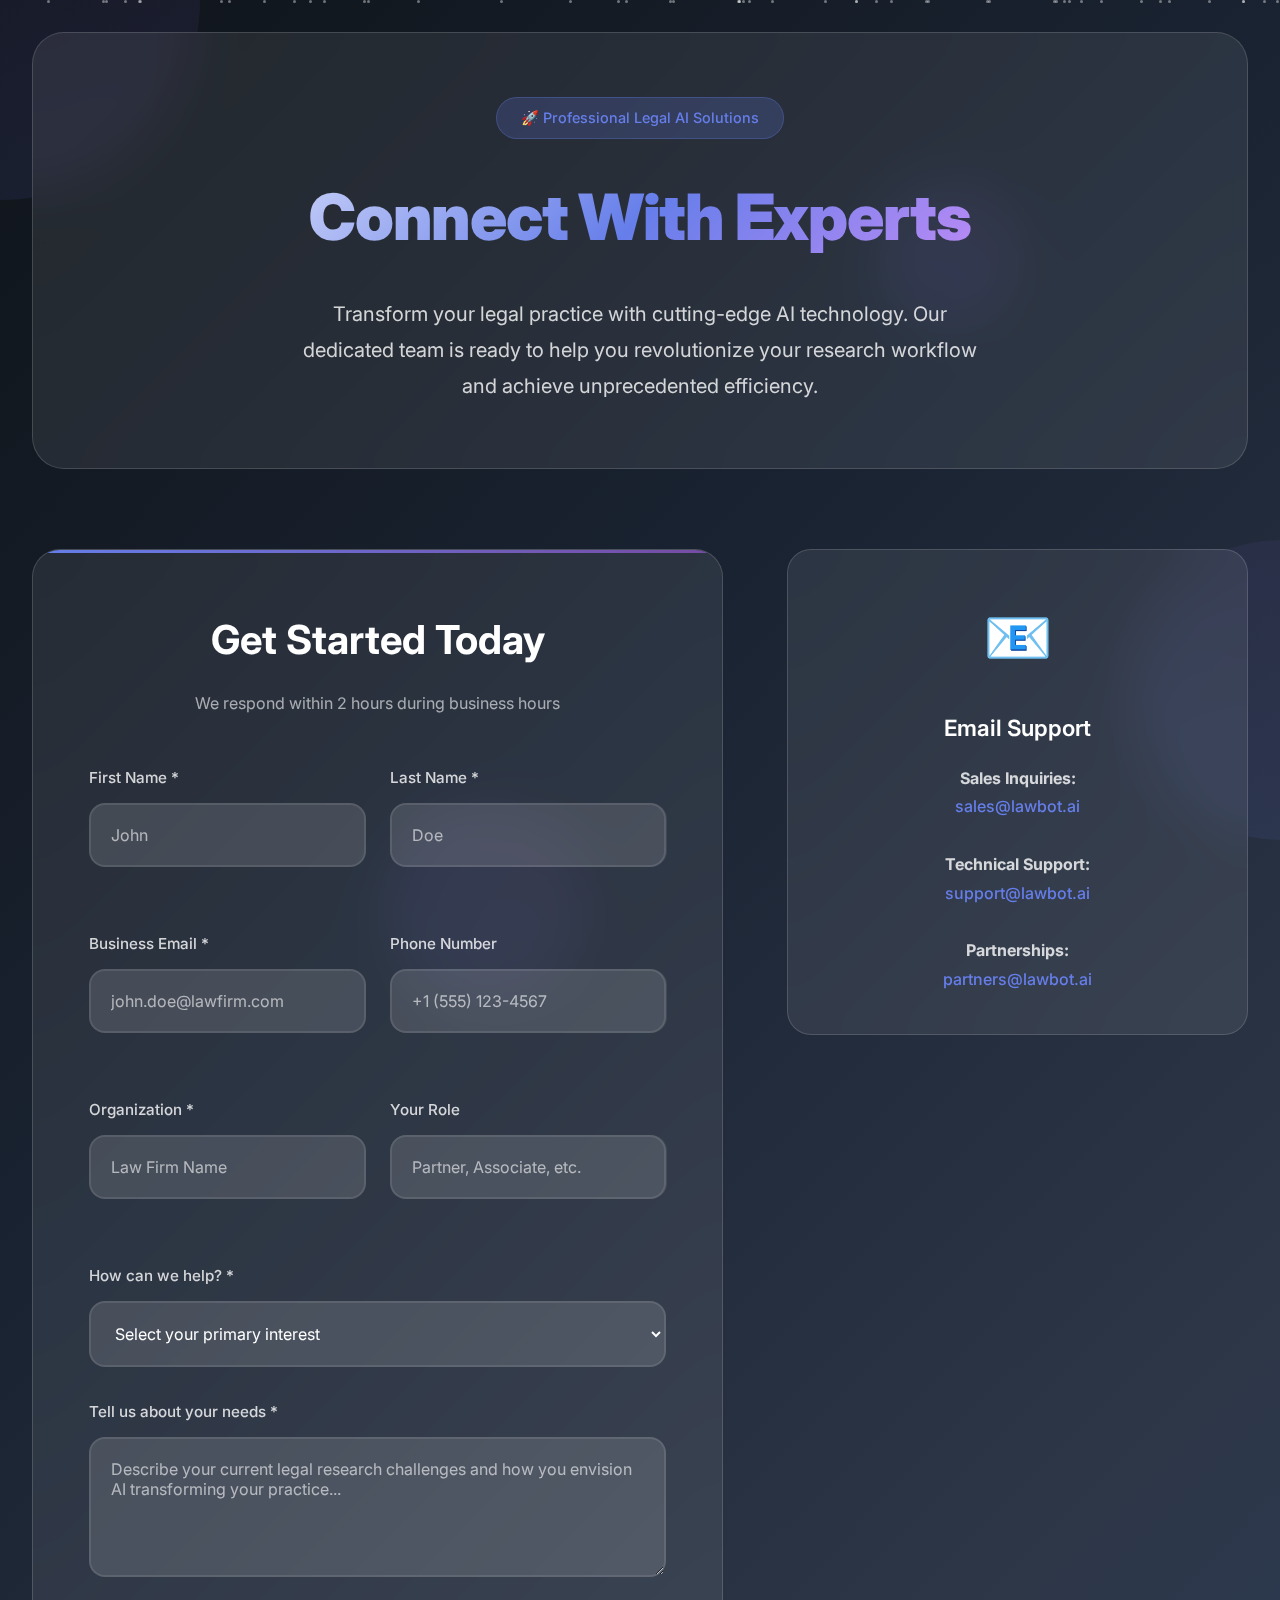
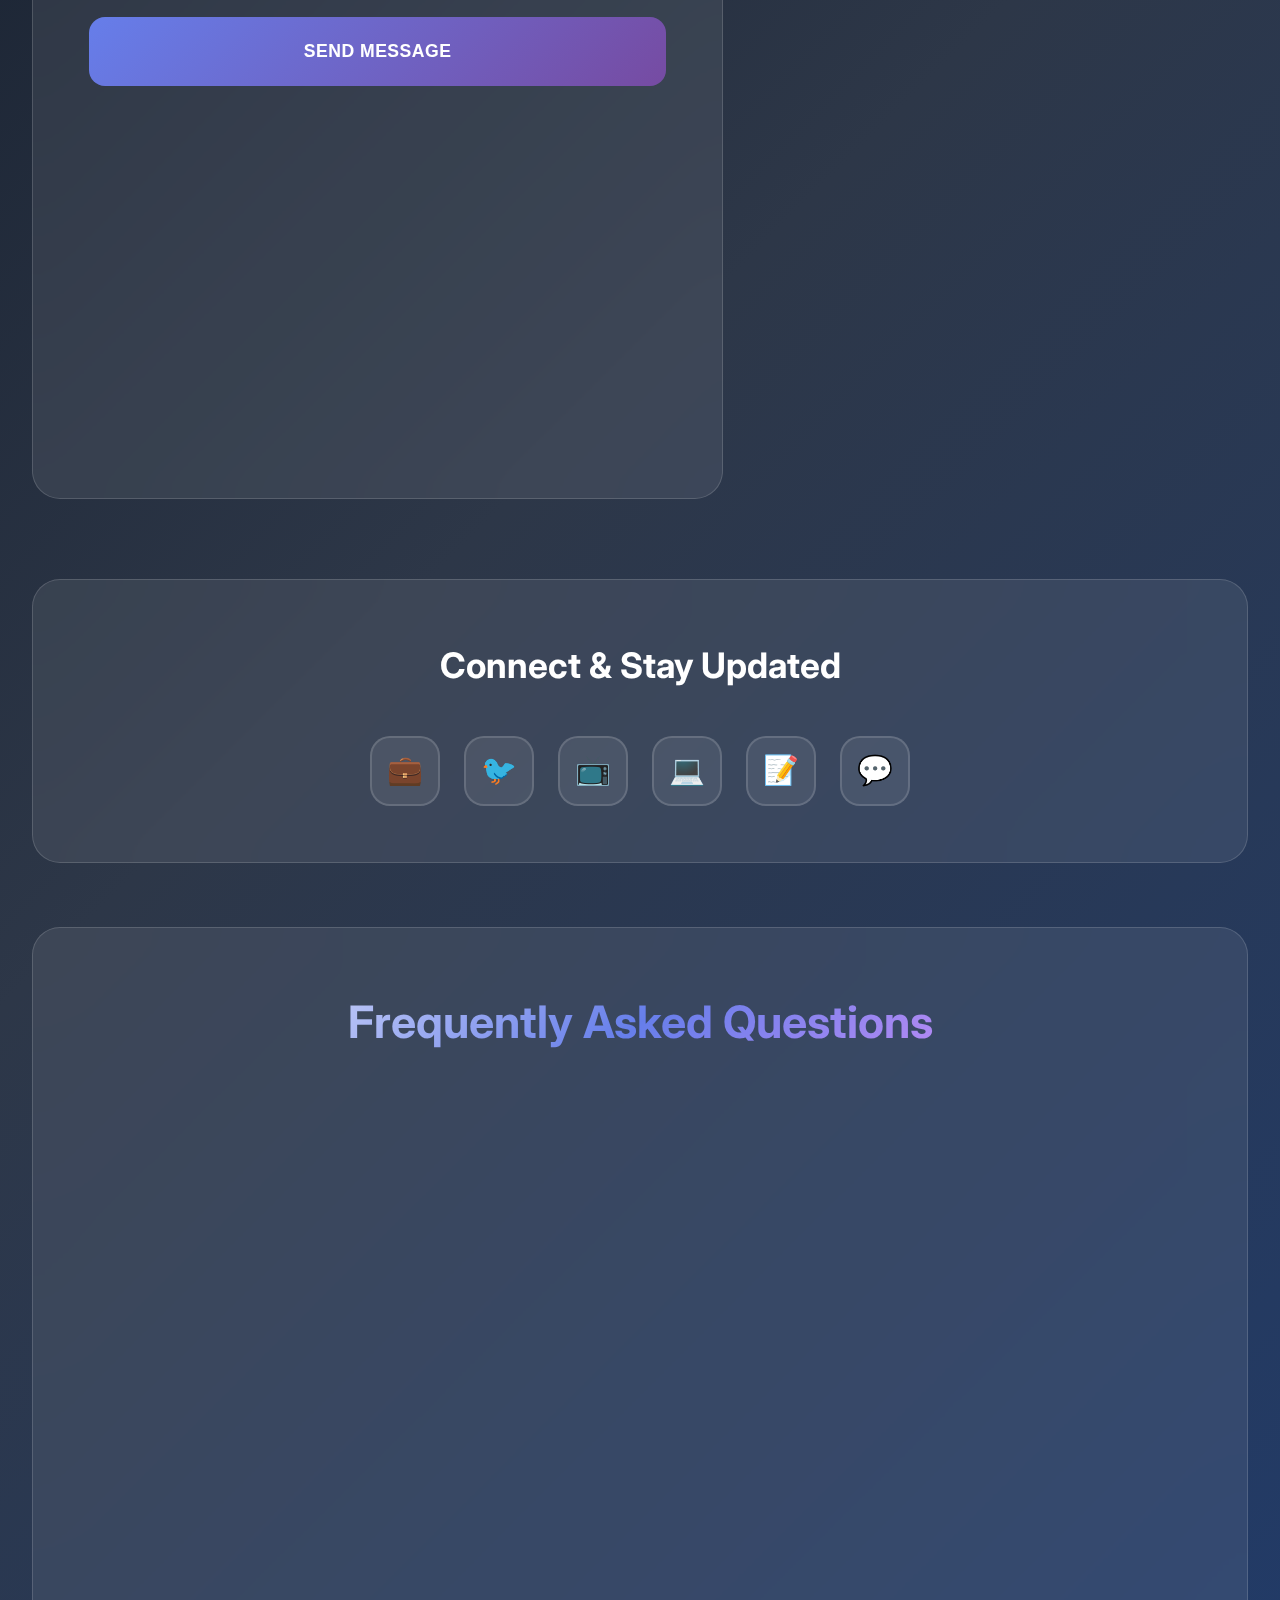
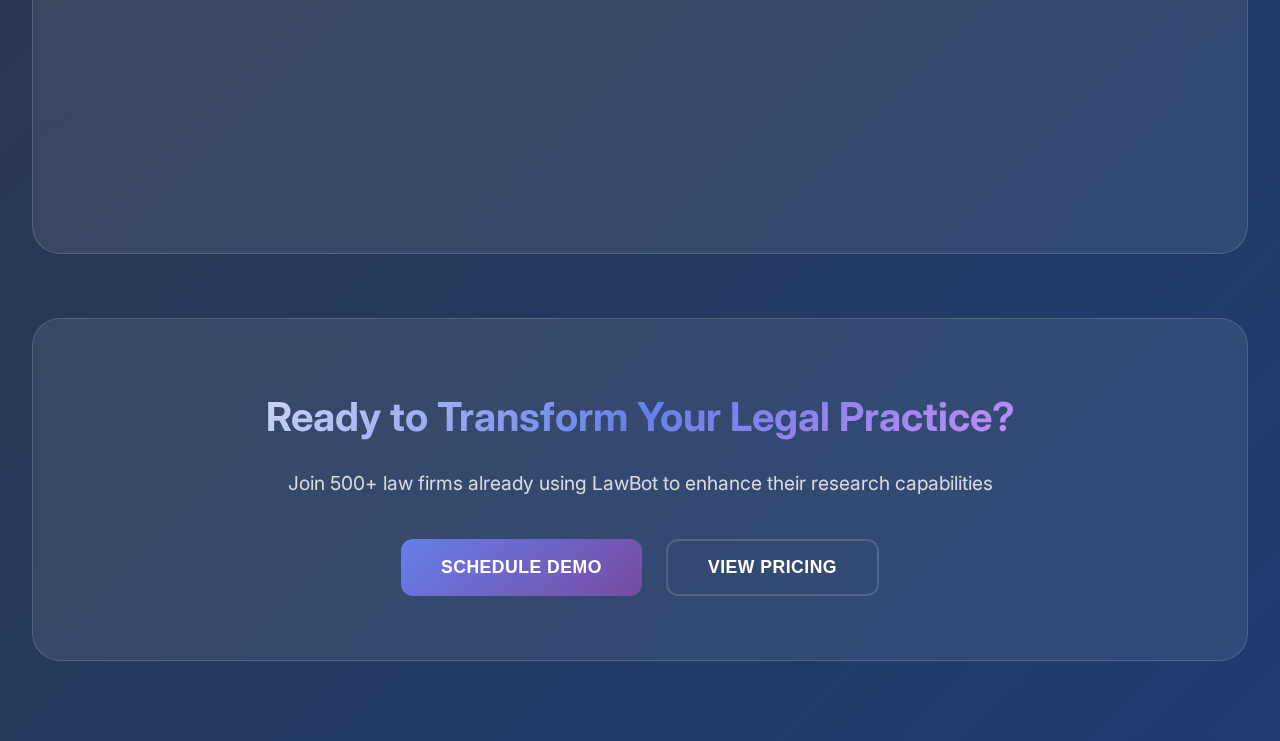
<file: homePage/templates/contact.html>
<!DOCTYPE html>
<html lang="en">
<head>
    <meta charset="UTF-8">
    <meta name="viewport" content="width=device-width, initial-scale=1.0">
    <title>Contact LawBot - Professional Legal AI Solutions</title>
    <style>
        @import url('https://fonts.googleapis.com/css2?family=Inter:wght@300;400;500;600;700;800;900&display=swap');
        
        * {
            margin: 0;
            padding: 0;
            box-sizing: border-box;
        }

        :root {
            --primary-gradient: linear-gradient(135deg, #0f1419 0%, #1a2332 25%, #2d3748 50%, #1e3c72 100%);
            --accent-gradient: linear-gradient(135deg, #667eea 0%, #764ba2 100%);
            --gold-gradient: linear-gradient(135deg, #f093fb 0%, #f5576c 100%);
            --success-gradient: linear-gradient(135deg, #4facfe 0%, #00f2fe 100%);
            --glass-bg: rgba(255, 255, 255, 0.08);
            --glass-border: rgba(255, 255, 255, 0.15);
            --text-primary: #ffffff;
            --text-secondary: rgba(255, 255, 255, 0.8);
            --text-muted: rgba(255, 255, 255, 0.6);
        }

        body {
            font-family: 'Inter', sans-serif;
            line-height: 1.7;
            color: var(--text-primary);
            background: var(--primary-gradient);
            min-height: 100vh;
            overflow-x: hidden;
            position: relative;
        }

        /* Advanced Background Animation */
        .bg-canvas {
            position: fixed;
            top: 0;
            left: 0;
            width: 100%;
            height: 100%;
            pointer-events: none;
            z-index: -2;
        }

        .geometric-shape {
            position: absolute;
            border-radius: 50%;
            background: linear-gradient(45deg, rgba(102, 126, 234, 0.1), rgba(118, 75, 162, 0.1));
            animation: floatShape 20s ease-in-out infinite;
        }

        .geometric-shape:nth-child(1) {
            width: 400px;
            height: 400px;
            top: -200px;
            left: -200px;
            animation-delay: 0s;
            animation-duration: 25s;
        }

        .geometric-shape:nth-child(2) {
            width: 300px;
            height: 300px;
            top: 60%;
            right: -150px;
            animation-delay: 8s;
            animation-duration: 30s;
        }

        .geometric-shape:nth-child(3) {
            width: 200px;
            height: 200px;
            bottom: -100px;
            left: 30%;
            animation-delay: 15s;
            animation-duration: 22s;
        }

        .geometric-shape:nth-child(4) {
            width: 150px;
            height: 150px;
            top: 20%;
            right: 20%;
            animation-delay: 5s;
            animation-duration: 18s;
        }

        @keyframes floatShape {
            0%, 100% { 
                transform: translateY(0px) rotate(0deg) scale(1);
                opacity: 0.3;
            }
            25% { 
                transform: translateY(-30px) rotate(90deg) scale(1.1);
                opacity: 0.6;
            }
            50% { 
                transform: translateY(-60px) rotate(180deg) scale(0.9);
                opacity: 0.4;
            }
            75% { 
                transform: translateY(-30px) rotate(270deg) scale(1.05);
                opacity: 0.7;
            }
        }

        /* Particle System */
        .particles {
            position: fixed;
            top: 0;
            left: 0;
            width: 100%;
            height: 100%;
            pointer-events: none;
            z-index: -1;
        }

        .particle {
            position: absolute;
            width: 3px;
            height: 3px;
            background: rgba(255, 255, 255, 0.4);
            border-radius: 50%;
            animation: particleFloat 15s linear infinite;
        }

        @keyframes particleFloat {
            0% {
                transform: translateY(100vh) translateX(0);
                opacity: 0;
            }
            10% {
                opacity: 1;
            }
            90% {
                opacity: 1;
            }
            100% {
                transform: translateY(-100px) translateX(100px);
                opacity: 0;
            }
        }

        .container {
            max-width: 1400px;
            margin: 0 auto;
            padding: 2rem;
            position: relative;
            z-index: 1;
        }

        /* Professional Header */
        .header {
            text-align: center;
            margin-bottom: 5rem;
            padding: 4rem 2rem;
            background: var(--glass-bg);
            backdrop-filter: blur(25px);
            border: 1px solid var(--glass-border);
            border-radius: 32px;
            position: relative;
            overflow: hidden;
            animation: slideInDown 1s ease-out;
        }

        @keyframes slideInDown {
            0% {
                transform: translateY(-100px);
                opacity: 0;
            }
            100% {
                transform: translateY(0);
                opacity: 1;
            }
        }

        .header::before {
            content: '';
            position: absolute;
            top: 0;
            left: -100%;
            width: 100%;
            height: 2px;
            background: var(--accent-gradient);
            animation: progressBar 3s ease-in-out infinite;
        }

        @keyframes progressBar {
            0% { left: -100%; }
            50% { left: 0%; }
            100% { left: 100%; }
        }

        .header-badge {
            display: inline-block;
            padding: 0.5rem 1.5rem;
            background: rgba(102, 126, 234, 0.2);
            border: 1px solid rgba(102, 126, 234, 0.3);
            border-radius: 50px;
            font-size: 0.9rem;
            font-weight: 500;
            color: #667eea;
            margin-bottom: 1.5rem;
            animation: fadeInUp 1s ease-out 0.3s both;
        }

        @keyframes fadeInUp {
            0% {
                transform: translateY(30px);
                opacity: 0;
            }
            100% {
                transform: translateY(0);
                opacity: 1;
            }
        }

        .header-title {
            font-size: 4rem;
            font-weight: 900;
            background: linear-gradient(135deg, #ffffff 0%, #667eea 50%, #f093fb 100%);
            -webkit-background-clip: text;
            -webkit-text-fill-color: transparent;
            background-clip: text;
            margin-bottom: 1.5rem;
            animation: fadeInUp 1s ease-out 0.6s both;
            letter-spacing: -0.02em;
        }

        .header-subtitle {
            font-size: 1.25rem;
            color: var(--text-secondary);
            font-weight: 400;
            max-width: 700px;
            margin: 0 auto;
            animation: fadeInUp 1s ease-out 0.9s both;
            line-height: 1.8;
        }

        /* Professional Content Grid */
        .content-grid {
            display: grid;
            grid-template-columns: 1.2fr 0.8fr;
            gap: 4rem;
            margin-bottom: 5rem;
        }

        /* Enhanced Contact Form */
        .contact-form-section {
            background: var(--glass-bg);
            backdrop-filter: blur(25px);
            border: 1px solid var(--glass-border);
            border-radius: 28px;
            padding: 3.5rem;
            position: relative;
            overflow: hidden;
            animation: slideInLeft 1s ease-out 0.3s both;
        }

        @keyframes slideInLeft {
            0% {
                transform: translateX(-100px);
                opacity: 0;
            }
            100% {
                transform: translateX(0);
                opacity: 1;
            }
        }

        .contact-form-section::after {
            content: '';
            position: absolute;
            top: 0;
            left: 0;
            right: 0;
            height: 3px;
            background: var(--accent-gradient);
            animation: shimmer 2s ease-in-out infinite;
        }

        @keyframes shimmer {
            0% { opacity: 0.5; transform: scaleX(0); }
            50% { opacity: 1; transform: scaleX(1); }
            100% { opacity: 0.5; transform: scaleX(0); }
        }

        .form-title {
            font-size: 2.5rem;
            font-weight: 700;
            color: var(--text-primary);
            margin-bottom: 1rem;
            text-align: center;
        }

        .form-subtitle {
            color: var(--text-muted);
            text-align: center;
            margin-bottom: 3rem;
            font-size: 1rem;
        }

        .form-row {
            display: grid;
            grid-template-columns: 1fr 1fr;
            gap: 1.5rem;
            margin-bottom: 2rem;
        }

        .form-group {
            margin-bottom: 2rem;
            position: relative;
        }

        .form-label {
            display: block;
            color: var(--text-secondary);
            margin-bottom: 0.75rem;
            font-weight: 500;
            font-size: 0.95rem;
            transition: color 0.3s ease;
        }

        .form-input,
        .form-textarea,
        .form-select {
            width: 100%;
            padding: 1.25rem;
            background: rgba(255, 255, 255, 0.05);
            border: 2px solid rgba(255, 255, 255, 0.1);
            border-radius: 16px;
            color: var(--text-primary);
            font-size: 1rem;
            font-family: inherit;
            transition: all 0.4s cubic-bezier(0.4, 0, 0.2, 1);
            backdrop-filter: blur(10px);
        }

        .form-input::placeholder,
        .form-textarea::placeholder {
            color: var(--text-muted);
        }

        .form-input:focus,
        .form-textarea:focus,
        .form-select:focus {
            outline: none;
            border-color: #667eea;
            background: rgba(255, 255, 255, 0.1);
            box-shadow: 0 0 0 4px rgba(102, 126, 234, 0.1);
            transform: translateY(-2px);
        }

        .form-input:focus + .form-label,
        .form-textarea:focus + .form-label,
        .form-select:focus + .form-label {
            color: #667eea;
        }

        .form-textarea {
            min-height: 140px;
            resize: vertical;
        }

        .form-select {
            cursor: pointer;
        }

        .form-select option {
            background: #1a2332;
            color: white;
        }

        .submit-button {
            width: 100%;
            padding: 1.5rem;
            background: var(--accent-gradient);
            border: none;
            border-radius: 16px;
            color: white;
            font-size: 1.1rem;
            font-weight: 600;
            cursor: pointer;
            transition: all 0.4s cubic-bezier(0.4, 0, 0.2, 1);
            position: relative;
            overflow: hidden;
            text-transform: uppercase;
            letter-spacing: 0.5px;
        }

        .submit-button::before {
            content: '';
            position: absolute;
            top: 0;
            left: -100%;
            width: 100%;
            height: 100%;
            background: linear-gradient(90deg, transparent, rgba(255, 255, 255, 0.2), transparent);
            transition: left 0.6s ease;
        }

        .submit-button:hover::before {
            left: 100%;
        }

        .submit-button:hover {
            transform: translateY(-3px);
            box-shadow: 0 25px 50px rgba(102, 126, 234, 0.3);
        }

        .submit-button:active {
            transform: translateY(-1px);
        }

        /* Professional Contact Info */
        .contact-info-section {
            display: flex;
            flex-direction: column;
            gap: 2rem;
            animation: slideInRight 1s ease-out 0.6s both;
        }

        @keyframes slideInRight {
            0% {
                transform: translateX(100px);
                opacity: 0;
            }
            100% {
                transform: translateX(0);
                opacity: 1;
            }
        }

        .info-card {
            background: var(--glass-bg);
            backdrop-filter: blur(25px);
            border: 1px solid var(--glass-border);
            border-radius: 24px;
            padding: 2.5rem;
            text-align: center;
            transition: all 0.4s cubic-bezier(0.4, 0, 0.2, 1);
            position: relative;
            overflow: hidden;
        }

        .info-card::before {
            content: '';
            position: absolute;
            top: 0;
            left: 0;
            width: 100%;
            height: 100%;
            background: linear-gradient(135deg, rgba(102, 126, 234, 0.1), rgba(240, 147, 251, 0.1));
            opacity: 0;
            transition: opacity 0.4s ease;
        }

        .info-card:hover::before {
            opacity: 1;
        }

        .info-card:hover {
            transform: translateY(-8px);
            box-shadow: 0 25px 50px rgba(0, 0, 0, 0.2);
            border-color: rgba(102, 126, 234, 0.3);
        }

        .info-icon {
            font-size: 3.5rem;
            margin-bottom: 1.5rem;
            position: relative;
            z-index: 1;
            animation: iconBounce 2s ease-in-out infinite;
        }

        @keyframes iconBounce {
            0%, 20%, 50%, 80%, 100% { transform: translateY(0); }
            40% { transform: translateY(-10px); }
            60% { transform: translateY(-5px); }
        }

        .info-title {
            font-size: 1.4rem;
            font-weight: 600;
            color: var(--text-primary);
            margin-bottom: 1rem;
            position: relative;
            z-index: 1;
        }

        .info-details {
            color: var(--text-secondary);
            font-size: 1rem;
            line-height: 1.8;
            position: relative;
            z-index: 1;
        }

        .info-details a {
            color: #667eea;
            text-decoration: none;
            transition: all 0.3s ease;
            font-weight: 500;
        }

        .info-details a:hover {
            color: #f093fb;
            text-shadow: 0 0 10px rgba(240, 147, 251, 0.3);
        }

        /* Professional Social Section */
        .social-section {
            background: var(--glass-bg);
            backdrop-filter: blur(25px);
            border: 1px solid var(--glass-border);
            border-radius: 28px;
            padding: 3.5rem;
            text-align: center;
            margin-bottom: 4rem;
            animation: fadeInUp 1s ease-out 1.2s both;
        }

        .social-title {
            font-size: 2.2rem;
            font-weight: 700;
            color: var(--text-primary);
            margin-bottom: 2.5rem;
        }

        .social-links {
            display: flex;
            justify-content: center;
            gap: 1.5rem;
            flex-wrap: wrap;
        }

        .social-link {
            display: inline-flex;
            align-items: center;
            justify-content: center;
            width: 70px;
            height: 70px;
            background: var(--glass-bg);
            border: 2px solid var(--glass-border);
            border-radius: 20px;
            color: var(--text-primary);
            font-size: 1.8rem;
            text-decoration: none;
            transition: all 0.4s cubic-bezier(0.4, 0, 0.2, 1);
            position: relative;
            overflow: hidden;
        }

        .social-link::before {
            content: '';
            position: absolute;
            top: 0;
            left: 0;
            width: 100%;
            height: 100%;
            background: var(--accent-gradient);
            opacity: 0;
            transition: opacity 0.4s ease;
            z-index: -1;
        }

        .social-link:hover::before {
            opacity: 1;
        }

        .social-link:hover {
            transform: translateY(-8px) scale(1.1);
            border-color: transparent;
            box-shadow: 0 20px 40px rgba(102, 126, 234, 0.3);
        }

        /* Enhanced FAQ Section */
        .faq-section {
            background: var(--glass-bg);
            backdrop-filter: blur(25px);
            border: 1px solid var(--glass-border);
            border-radius: 28px;
            padding: 3.5rem;
            margin-bottom: 4rem;
            animation: fadeInUp 1s ease-out 1.5s both;
        }

        .faq-title {
            font-size: 2.8rem;
            font-weight: 700;
            background: linear-gradient(135deg, #ffffff 0%, #667eea 50%, #f093fb 100%);
            -webkit-background-clip: text;
            -webkit-text-fill-color: transparent;
            background-clip: text;
            text-align: center;
            margin-bottom: 3rem;
        }

        .faq-item {
            margin-bottom: 1.5rem;
            border: 1px solid rgba(255, 255, 255, 0.1);
            border-radius: 16px;
            overflow: hidden;
            transition: all 0.3s ease;
        }

        .faq-item:hover {
            border-color: rgba(102, 126, 234, 0.3);
            background: rgba(255, 255, 255, 0.02);
        }

        .faq-question {
            font-size: 1.2rem;
            font-weight: 600;
            color: var(--text-primary);
            padding: 1.5rem;
            cursor: pointer;
            display: flex;
            align-items: center;
            justify-content: space-between;
            transition: all 0.3s ease;
            user-select: none;
        }

        .faq-question:hover {
            color: #667eea;
        }

        .faq-toggle {
            font-size: 1.5rem;
            transition: transform 0.3s ease;
            color: #667eea;
        }

        .faq-answer {
            color: var(--text-secondary);
            font-size: 1rem;
            line-height: 1.8;
            padding: 0 1.5rem;
            max-height: 0;
            overflow: hidden;
            transition: all 0.4s cubic-bezier(0.4, 0, 0.2, 1);
        }

        .faq-item.active .faq-answer {
            max-height: 300px;
            padding-bottom: 1.5rem;
        }

        .faq-item.active .faq-toggle {
            transform: rotate(45deg);
        }

        /* Professional Success Message */
        .success-message {
            position: fixed;
            top: 50%;
            left: 50%;
            transform: translate(-50%, -50%) scale(0);
            background: var(--success-gradient);
            color: white;
            padding: 2.5rem 3.5rem;
            border-radius: 24px;
            font-size: 1.2rem;
            font-weight: 600;
            text-align: center;
            box-shadow: 0 25px 50px rgba(0, 0, 0, 0.3);
            z-index: 1000;
            transition: all 0.5s cubic-bezier(0.4, 0, 0.2, 1);
            backdrop-filter: blur(25px);
        }

        .success-message.show {
            transform: translate(-50%, -50%) scale(1);
        }

        /* Loading States */
        .loading {
            position: relative;
            pointer-events: none;
        }

        .loading::after {
            content: '';
            position: absolute;
            top: 50%;
            left: 50%;
            width: 20px;
            height: 20px;
            margin: -10px 0 0 -10px;
            border: 3px solid rgba(255, 255, 255, 0.3);
            border-top-color: white;
            border-radius: 50%;
            animation: spin 1s linear infinite;
        }

        @keyframes spin {
            to { transform: rotate(360deg); }
        }

        /* Professional Responsive Design */
        @media (max-width: 1200px) {
            .content-grid {
                grid-template-columns: 1fr;
                gap: 3rem;
            }
            
            .header-title {
                font-size: 3rem;
            }
        }

        @media (max-width: 768px) {
            .container {
                padding: 1rem;
            }
            
            .header {
                padding: 3rem 1.5rem;
                margin-bottom: 3rem;
            }
            
            .header-title {
                font-size: 2.5rem;
            }
            
            .header-subtitle {
                font-size: 1.1rem;
            }
            
            .contact-form-section,
            .social-section,
            .faq-section {
                padding: 2.5rem;
            }
            
            .info-card {
                padding: 2rem;
            }
            
            .form-row {
                grid-template-columns: 1fr;
                gap: 1rem;
            }
        }

        @media (max-width: 480px) {
            .header-title {
                font-size: 2rem;
            }
            
            .social-link {
                width: 60px;
                height: 60px;
                font-size: 1.5rem;
            }
            
            .contact-form-section,
            .social-section,
            .faq-section {
                padding: 2rem;
            }
        }
    </style>
</head>
<body>
    <!-- Advanced Background Elements -->
    <div class="bg-canvas">
        <div class="geometric-shape"></div>
        <div class="geometric-shape"></div>
        <div class="geometric-shape"></div>
        <div class="geometric-shape"></div>
    </div>

    <div class="particles" id="particles"></div>

    <div class="container">
        <!-- Professional Header -->
        <div class="header">
            <div class="header-badge">🚀 Professional Legal AI Solutions</div>
            <h1 class="header-title">Connect With Experts</h1>
            <p class="header-subtitle">
                Transform your legal practice with cutting-edge AI technology. 
                Our dedicated team is ready to help you revolutionize your research workflow 
                and achieve unprecedented efficiency.
            </p>
        </div>

        <!-- Enhanced Content Grid -->
        <div class="content-grid">
            <!-- Professional Contact Form -->
            <div class="contact-form-section">
                <h2 class="form-title">Get Started Today</h2>
                <p class="form-subtitle">We respond within 2 hours during business hours</p>
                
                <form id="contactForm" class="contact-form">
                    <div class="form-row">
                        <div class="form-group">
                            <label for="firstName" class="form-label">First Name *</label>
                            <input type="text" id="firstName" name="firstName" class="form-input" placeholder="John" required>
                        </div>
                        <div class="form-group">
                            <label for="lastName" class="form-label">Last Name *</label>
                            <input type="text" id="lastName" name="lastName" class="form-input" placeholder="Doe" required>
                        </div>
                    </div>

                    <div class="form-row">
                        <div class="form-group">
                            <label for="email" class="form-label">Business Email *</label>
                            <input type="email" id="email" name="email" class="form-input" placeholder="john.doe@lawfirm.com" required>
                        </div>
                        <div class="form-group">
                            <label for="phone" class="form-label">Phone Number</label>
                            <input type="tel" id="phone" name="phone" class="form-input" placeholder="+1 (555) 123-4567">
                        </div>
                    </div>

                    <div class="form-row">
                        <div class="form-group">
                            <label for="organization" class="form-label">Organization *</label>
                            <input type="text" id="organization" name="organization" class="form-input" placeholder="Law Firm Name" required>
                        </div>
                        <div class="form-group">
                            <label for="role" class="form-label">Your Role</label>
                            <input type="text" id="role" name="role" class="form-input" placeholder="Partner, Associate, etc.">
                        </div>
                    </div>

                    <div class="form-group">
                        <label for="inquiry-type" class="form-label">How can we help? *</label>
                        <select id="inquiry-type" name="inquiry-type" class="form-select" required>
                            <option value="">Select your primary interest</option>
                            <option value="demo">Schedule a Personal Demo</option>
                            <option value="pricing">Enterprise Pricing & Plans</option>
                            <option value="integration">Custom Integration Solutions</option>
                            <option value="partnership">Strategic Partnership</option>
                            <option value="support">Technical Support</option>
                            <option value="consultation">Free Consultation</option>
                        </select>
                    </div>

                    <div class="form-group">
                        <label for="message" class="form-label">Tell us about your needs *</label>
                        <textarea id="message" name="message" class="form-textarea" placeholder="Describe your current legal research challenges and how you envision AI transforming your practice..." required></textarea>
                    </div>

                    <button type="submit" class="submit-button" id="submitBtn">
                        Send Message
                    </button>
                </form>
            </div>

            <!-- Professional Contact Information -->
            <div class="contact-info-section">
                <div class="info-card">
                    <div class="info-icon">📧</div>
                    <h3 class="info-title">Email Support</h3>
                    <div class="info-details">
                        <strong>Sales Inquiries:</strong><br>
                        <a href="mailto:sales@lawbot.ai">sales@lawbot.ai</a><br><br>
                        <strong>Technical Support:</strong><br>
                        <a href="mailto:support@lawbot.ai">support@lawbot.ai</a><br><br>
                        <strong>Partnerships:</strong><br>
                        <a href="mailto:partners@lawbot.ai">partners@lawbot.ai</a>
                    </div>
                </div>

                <div class="info-card">
                    <div class="info-icon">📱</div>
                    <h3 class="info-title">Phone Support</h3>
                    <div class="info-details">
                        <strong>Sales Hotline:</strong><br>
                        <a href="tel:+1-800-529-2681">+1 (800) LAWBOT-AI</a><br><br>
                        <strong>Support Line:</strong><br>
                        <a href="tel:+1-855-529-2681">+1 (855) LAWBOT-AI</a><br><br>
                        <strong>Business Hours:</strong><br>
                        Mon-Fri: 8:00 AM - 8:00 PM EST<br>
                        Weekend: Emergency Support Only
                    </div>
                </div>

                <div class="info-card">
                    <div class="info-icon">🌍</div>
                    <h3 class="info-title">Global Headquarters</h3>
                    <div class="info-details">
                        <strong>LawBot Technologies Inc.</strong><br>
                        Legal Innovation Center<br>
                        100 Technology Square<br>
                        Suite 3000<br>
                        San Francisco, CA 94107<br><br>
                        <strong>International:</strong><br>
                        Available in 45+ countries
                    </div>
                </div>
            </div>
        </div>

        <!-- Professional Social Media -->
        <div class="social-section">
            <h2 class="social-title">Connect & Stay Updated</h2>
            <div class="social-links">
                <a href="#" class="social-link" title="LinkedIn Professional Network" data-platform="linkedin">
                    <span>💼</span>
                </a>
                <a href="#" class="social-link" title="Twitter Updates" data-platform="twitter">
                    <span>🐦</span>
                </a>
                <a href="#" class="social-link" title="YouTube Channel" data-platform="youtube">
                    <span>📺</span>
                </a>
                <a href="#" class="social-link" title="GitHub Repository" data-platform="github">
                    <span>💻</span>
                </a>
                <a href="#" class="social-link" title="Legal Blog" data-platform="medium">
                    <span>📝</span>
                </a>
                <a href="#" class="social-link" title="Slack Community" data-platform="slack">
                    <span>💬</span>
                </a>
            </div>
        </div>

        <!-- Enhanced FAQ Section -->
        <div class="faq-section">
            <h2 class="faq-title">Frequently Asked Questions</h2>
            
            <div class="faq-item">
                <div class="faq-question">
                    How quickly can I implement LawBot in my practice?
                    <span class="faq-toggle">+</span>
                </div>
                <div class="faq-answer">
                    Most law firms are fully operational within 24-48 hours. Our white-glove onboarding includes dedicated setup assistance, data migration support, and comprehensive team training. Enterprise clients receive priority implementation with dedicated project managers.
                </div>
            </div>

            <div class="faq-item">
                <div class="faq-question">
                    What level of support and training do you provide?
                    <span class="faq-toggle">+</span>
                </div>
                <div class="faq-answer">
                    We offer comprehensive 24/7 technical support, extensive documentation library, interactive video tutorials, live webinar training sessions, and dedicated customer success managers for enterprise clients. Our support team includes legal technology specialists.
                </div>
            </div>

            <div class="faq-item">
                <div class="faq-question">
                    How do you ensure data security and client confidentiality?
                    <span class="faq-toggle">+</span>
                </div>
                <div class="faq-answer">
                    LawBot employs military-grade encryption, zero-knowledge architecture, and maintains SOC 2 Type II compliance. We're fully compliant with attorney-client privilege requirements, GDPR, CCPA, and maintain cyber insurance coverage. Your data never leaves your secure environment.
                </div>
            </div>

            <div class="faq-item">
                <div class="faq-question">
                    Can LawBot integrate with our existing legal software?
                    <span class="faq-toggle">+</span>
                </div>
                <div class="faq-answer">
                    Yes, LawBot seamlessly integrates with 200+ legal platforms including Clio, LexisNexis, Westlaw, Thomson Reuters, iManage, NetDocuments, and most case management systems. Our API supports custom integrations and we provide technical assistance for complex setups.
                </div>
            </div>

            <div class="faq-item">
                <div class="faq-question">
                    What makes LawBot different from other legal AI tools?
                    <span class="faq-toggle">+</span>
                </div>
                <div class="faq-answer">
                    LawBot combines advanced natural language processing with legal-specific training data, real-time case law updates, and context-aware research capabilities. Our AI understands legal nuances, provides cited sources, and offers predictive analytics that traditional tools cannot match.
                </div>
            </div>

            <div class="faq-item">
                <div class="faq-question">
                    Do you offer custom enterprise solutions?
                    <span class="faq-toggle">+</span>
                </div>
                <div class="faq-answer">
                    Absolutely. We provide tailored enterprise solutions including custom AI model training, private cloud deployment, advanced analytics dashboards, API access, single sign-on integration, and dedicated infrastructure for large law firms and corporate legal departments.
                </div>
            </div>
        </div>

        <!-- Professional Call-to-Action -->
        <div class="cta-section">
            <div class="cta-content">
                <h2 class="cta-title">Ready to Transform Your Legal Practice?</h2>
                <p class="cta-subtitle">Join 500+ law firms already using LawBot to enhance their research capabilities</p>
                <div class="cta-buttons">
                    <button class="cta-button primary" onclick="scrollToForm()">Schedule Demo</button>
                    <button class="cta-button secondary" onclick="openPricingModal()">View Pricing</button>
                </div>
            </div>
        </div>
    </div>

    <!-- Success Message -->
    <div id="successMessage" class="success-message">
        <div class="success-icon">✅</div>
        <div class="success-text">
            <strong>Message Sent Successfully!</strong><br>
            Our team will contact you within 2 hours.
        </div>
    </div>

    <!-- Loading Overlay -->
    <div id="loadingOverlay" class="loading-overlay">
        <div class="loading-spinner"></div>
        <div class="loading-text">Sending your message...</div>
    </div>

    <script>
        // Professional Contact Page Controller
        class ProfessionalContactController {
            constructor() {
                this.particles = [];
                this.init();
            }

            init() {
                this.createParticles();
                this.setupFormHandling();
                this.setupFAQToggle();
                this.setupScrollAnimations();
                this.setupFormValidation();
                this.setupSocialTracking();
                this.setupParallaxEffects();
            }

            // Create floating particles
            createParticles() {
                const particlesContainer = document.getElementById('particles');
                const particleCount = 50;

                for (let i = 0; i < particleCount; i++) {
                    const particle = document.createElement('div');
                    particle.className = 'particle';
                    particle.style.left = Math.random() * 100 + '%';
                    particle.style.animationDelay = Math.random() * 15 + 's';
                    particle.style.animationDuration = (Math.random() * 10 + 10) + 's';
                    particlesContainer.appendChild(particle);
                }
            }

            // Enhanced form handling
            setupFormHandling() {
                const form = document.getElementById('contactForm');
                const submitBtn = document.getElementById('submitBtn');
                const successMessage = document.getElementById('successMessage');
                const loadingOverlay = document.getElementById('loadingOverlay');

                form.addEventListener('submit', async (e) => {
                    e.preventDefault();
                    
                    if (!this.validateForm()) {
                        return;
                    }

                    // Show loading state
                    submitBtn.classList.add('loading');
                    submitBtn.textContent = 'Sending...';
                    loadingOverlay.style.display = 'flex';
                    
                    // Simulate API call with enhanced feedback
                    try {
                        await this.simulateFormSubmission();
                        this.showSuccessMessage();
                        form.reset();
                        this.trackEvent('form_submitted', 'contact');
                    } catch (error) {
                        this.showErrorMessage('Failed to send message. Please try again.');
                    } finally {
                        submitBtn.classList.remove('loading');
                        submitBtn.textContent = 'Send Message';
                        loadingOverlay.style.display = 'none';
                    }
                });
            }

            async simulateFormSubmission() {
                return new Promise((resolve) => {
                    setTimeout(resolve, 2500);
                });
            }

            validateForm() {
                const requiredFields = document.querySelectorAll('[required]');
                let isValid = true;

                requiredFields.forEach(field => {
                    if (!field.value.trim()) {
                        this.showFieldError(field, 'This field is required');
                        isValid = false;
                    } else {
                        this.clearFieldError(field);
                    }
                });

                return isValid;
            }

            showFieldError(field, message) {
                field.style.borderColor = '#ff6b6b';
                field.style.boxShadow = '0 0 0 4px rgba(255, 107, 107, 0.1)';
                
                // Remove existing error message
                const existingError = field.parentNode.querySelector('.error-message');
                if (existingError) {
                    existingError.remove();
                }

                // Add error message
                const errorDiv = document.createElement('div');
                errorDiv.className = 'error-message';
                errorDiv.textContent = message;
                errorDiv.style.color = '#ff6b6b';
                errorDiv.style.fontSize = '0.875rem';
                errorDiv.style.marginTop = '0.5rem';
                field.parentNode.appendChild(errorDiv);
            }

            clearFieldError(field) {
                field.style.borderColor = 'rgba(255, 255, 255, 0.1)';
                field.style.boxShadow = 'none';
                
                const errorMessage = field.parentNode.querySelector('.error-message');
                if (errorMessage) {
                    errorMessage.remove();
                }
            }

            showSuccessMessage() {
                const successMessage = document.getElementById('successMessage');
                successMessage.classList.add('show');
                
                setTimeout(() => {
                    successMessage.classList.remove('show');
                }, 5000);
            }

            showErrorMessage(message) {
                // Create and show error message
                const errorDiv = document.createElement('div');
                errorDiv.className = 'error-message-global';
                errorDiv.innerHTML = `
                    <div style="background: linear-gradient(135deg, #ff6b6b, #ee5a52); color: white; padding: 1rem 2rem; border-radius: 12px; position: fixed; top: 20px; right: 20px; z-index: 1001; box-shadow: 0 10px 30px rgba(0,0,0,0.3);">
                        ❌ ${message}
                    </div>
                `;
                document.body.appendChild(errorDiv);
                
                setTimeout(() => {
                    errorDiv.remove();
                }, 4000);
            }

            // Enhanced FAQ functionality
            setupFAQToggle() {
                const faqItems = document.querySelectorAll('.faq-item');
                
                faqItems.forEach(item => {
                    const question = item.querySelector('.faq-question');
                    
                    question.addEventListener('click', () => {
                        const isActive = item.classList.contains('active');
                        
                        // Close all FAQ items with animation
                        faqItems.forEach(otherItem => {
                            otherItem.classList.remove('active');
                        });
                        
                        // Toggle current item
                        if (!isActive) {
                            item.classList.add('active');
                            this.trackEvent('faq_opened', question.textContent.substring(0, 50));
                        }
                    });
                });
            }

            // Advanced scroll animations
            setupScrollAnimations() {
                const observerOptions = {
                    threshold: 0.1,
                    rootMargin: '0px 0px -50px 0px'
                };

                const observer = new IntersectionObserver((entries) => {
                    entries.forEach(entry => {
                        if (entry.isIntersecting) {
                            entry.target.style.opacity = '1';
                            entry.target.style.transform = 'translateY(0)';
                        }
                    });
                }, observerOptions);

                // Observe elements for scroll animations
                document.querySelectorAll('.info-card, .faq-item').forEach(el => {
                    el.style.opacity = '0';
                    el.style.transform = 'translateY(30px)';
                    el.style.transition = 'all 0.6s ease-out';
                    observer.observe(el);
                });
            }

            // Enhanced form validation
            setupFormValidation() {
                const inputs = document.querySelectorAll('input, textarea, select');
                
                inputs.forEach(input => {
                    input.addEventListener('blur', () => {
                        if (input.hasAttribute('required') && !input.value.trim()) {
                            this.showFieldError(input, 'This field is required');
                        } else {
                            this.clearFieldError(input);
                        }
                    });

                    input.addEventListener('input', () => {
                        if (input.classList.contains('error')) {
                            this.clearFieldError(input);
                        }
                    });

                    // Email validation
                    if (input.type === 'email') {
                        input.addEventListener('blur', () => {
                            const emailRegex = /^[^\s@]+@[^\s@]+\.[^\s@]+$/;
                            if (input.value && !emailRegex.test(input.value)) {
                                this.showFieldError(input, 'Please enter a valid email address');
                            }
                        });
                    }
                });
            }

            // Social media tracking
            setupSocialTracking() {
                const socialLinks = document.querySelectorAll('.social-link');
                socialLinks.forEach(link => {
                    link.addEventListener('click', (e) => {
                        e.preventDefault();
                        const platform = link.dataset.platform;
                        this.trackEvent('social_click', platform);
                        
                        // Add visual feedback
                        link.style.transform = 'scale(0.95)';
                        setTimeout(() => {
                            link.style.transform = '';
                        }, 150);
                    });
                });
            }

            // Parallax effects
            setupParallaxEffects() {
                let ticking = false;

                const updateParallax = () => {
                    const scrolled = window.pageYOffset;
                    const rate = scrolled * -0.5;
                    
                    // Animate geometric shapes
                    const shapes = document.querySelectorAll('.geometric-shape');
                    shapes.forEach((shape, index) => {
                        const speed = (index + 1) * 0.2;
                        shape.style.transform = `translateY(${scrolled * speed}px) rotate(${scrolled * 0.05}deg)`;
                    });

                    ticking = false;
                };

                const requestTick = () => {
                    if (!ticking) {
                        requestAnimationFrame(updateParallax);
                        ticking = true;
                    }
                };

                window.addEventListener('scroll', requestTick);
            }

            // Analytics tracking
            trackEvent(action, category) {
                // Simulate analytics tracking
                console.log(`Event tracked: ${action} - ${category}`);
                
                // In production, replace with actual analytics code:
                // gtag('event', action, { event_category: category });
            }
        }

        // Utility functions
        function scrollToForm() {
            document.querySelector('.contact-form-section').scrollIntoView({
                behavior: 'smooth'
            });
        }

        function openPricingModal() {
            // Simulate opening pricing modal
            alert('Pricing modal would open here. Contact us for custom pricing!');
        }

        // Initialize the professional contact controller
        document.addEventListener('DOMContentLoaded', () => {
            new ProfessionalContactController();
        });

        // Add loading overlay styles
        const loadingOverlayStyles = `
            .loading-overlay {
                position: fixed;
                top: 0;
                left: 0;
                width: 100%;
                height: 100%;
                background: rgba(15, 20, 25, 0.9);
                backdrop-filter: blur(10px);
                display: none;
                align-items: center;
                justify-content: center;
                flex-direction: column;
                z-index: 9999;
            }

            .loading-spinner {
                width: 50px;
                height: 50px;
                border: 4px solid rgba(102, 126, 234, 0.3);
                border-top-color: #667eea;
                border-radius: 50%;
                animation: spin 1s linear infinite;
                margin-bottom: 1rem;
            }

            .loading-text {
                color: var(--text-primary);
                font-size: 1.1rem;
                font-weight: 500;
            }

            .cta-section {
                background: var(--glass-bg);
                backdrop-filter: blur(25px);
                border: 1px solid var(--glass-border);
                border-radius: 28px;
                padding: 4rem 3rem;
                text-align: center;
                margin-bottom: 3rem;
                animation: fadeInUp 1s ease-out 1.8s both;
            }

            .cta-title {
                font-size: 2.5rem;
                font-weight: 700;
                background: linear-gradient(135deg, #ffffff 0%, #667eea 50%, #f093fb 100%);
                -webkit-background-clip: text;
                -webkit-text-fill-color: transparent;
                background-clip: text;
                margin-bottom: 1rem;
            }

            .cta-subtitle {
                color: var(--text-secondary);
                font-size: 1.2rem;
                margin-bottom: 2.5rem;
            }

            .cta-buttons {
                display: flex;
                gap: 1.5rem;
                justify-content: center;
                flex-wrap: wrap;
            }

            .cta-button {
                padding: 1rem 2.5rem;
                border: none;
                border-radius: 12px;
                font-size: 1.1rem;
                font-weight: 600;
                cursor: pointer;
                transition: all 0.4s cubic-bezier(0.4, 0, 0.2, 1);
                text-transform: uppercase;
                letter-spacing: 0.5px;
            }

            .cta-button.primary {
                background: var(--accent-gradient);
                color: white;
            }

            .cta-button.secondary {
                background: transparent;
                color: var(--text-primary);
                border: 2px solid var(--glass-border);
            }

            .cta-button:hover {
                transform: translateY(-3px);
                box-shadow: 0 15px 30px rgba(102, 126, 234, 0.3);
            }

            .success-icon {
                font-size: 2rem;
                margin-bottom: 0.5rem;
            }

            .success-text {
                text-align: center;
                line-height: 1.6;
            }
        `;

        // Inject additional styles
        const styleSheet = document.createElement('style');
        styleSheet.textContent = loadingOverlayStyles;
        document.head.appendChild(styleSheet);
    </script>

    <!-- Loading Overlay HTML -->
    <div id="loadingOverlay" class="loading-overlay">
        <div class="loading-spinner"></div>
        <div class="loading-text">Sending your message...</div>
    </div>
</body>
</html>
</file>
